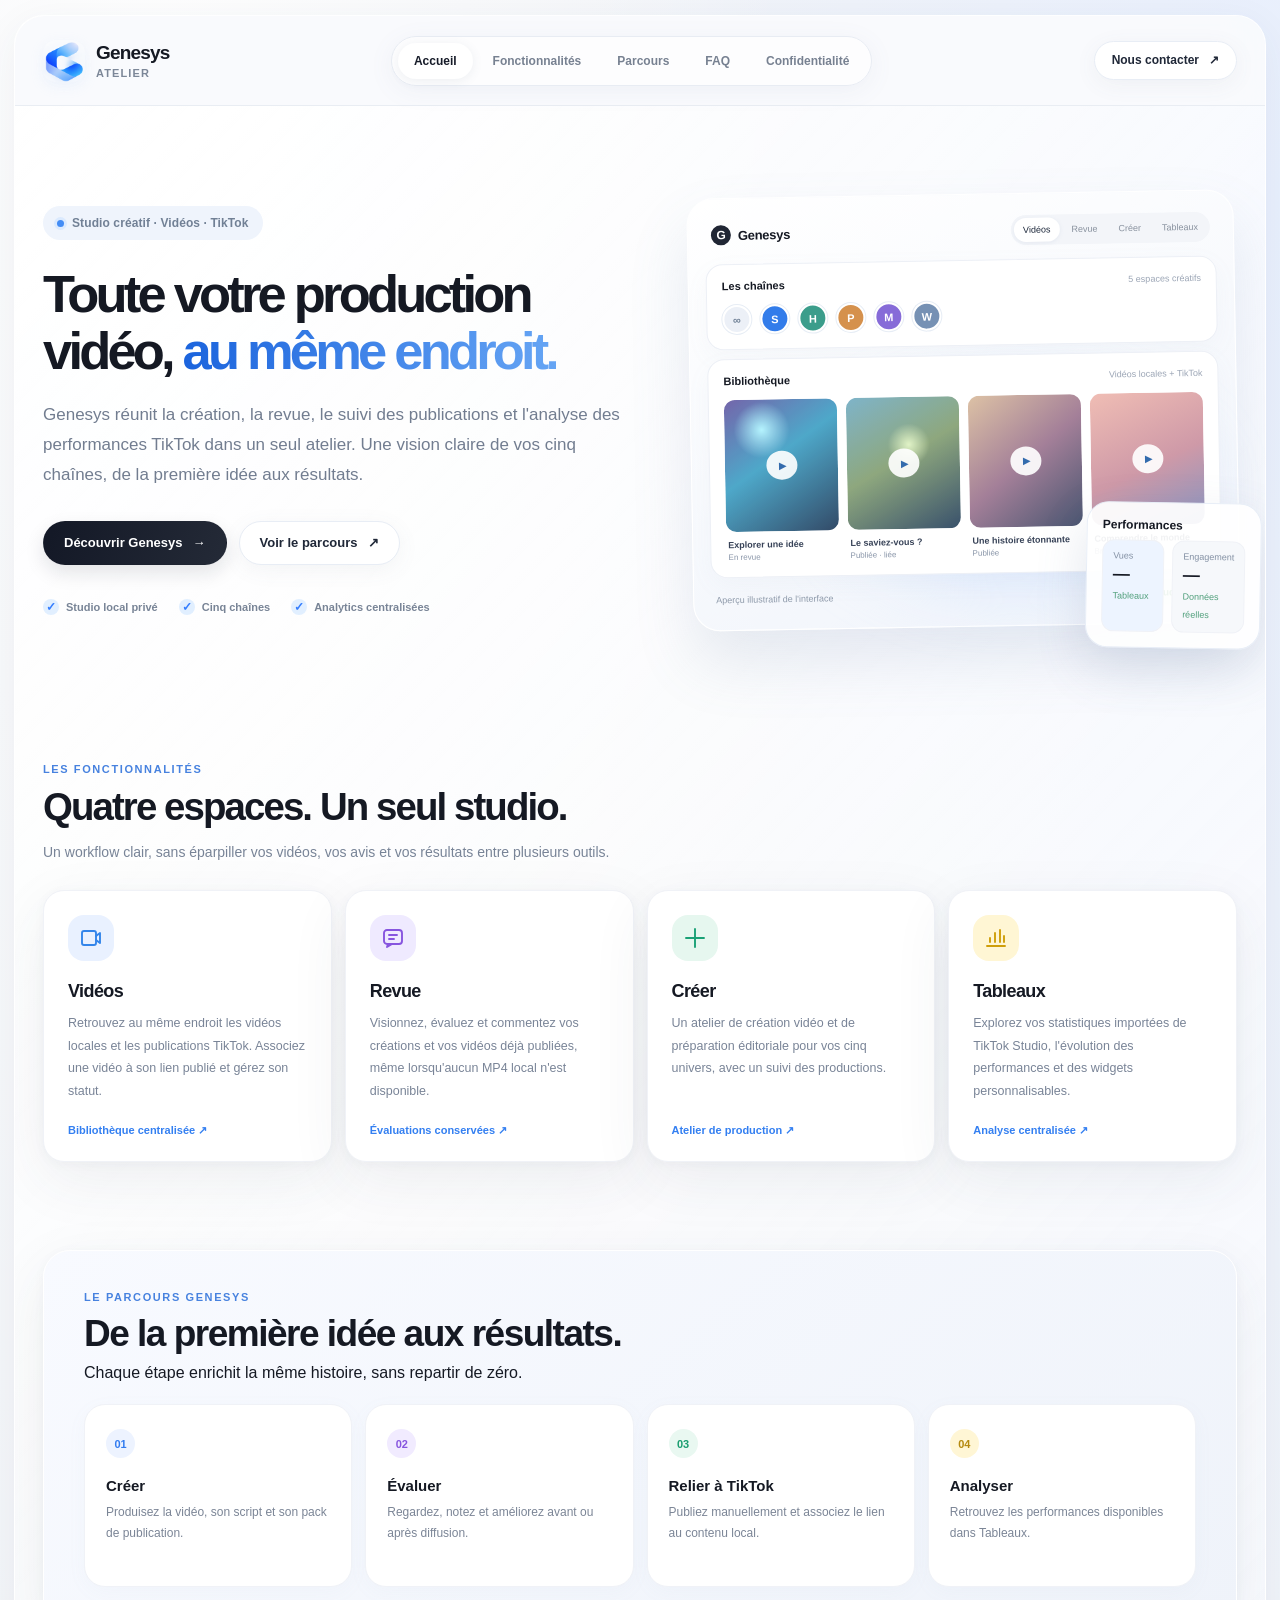
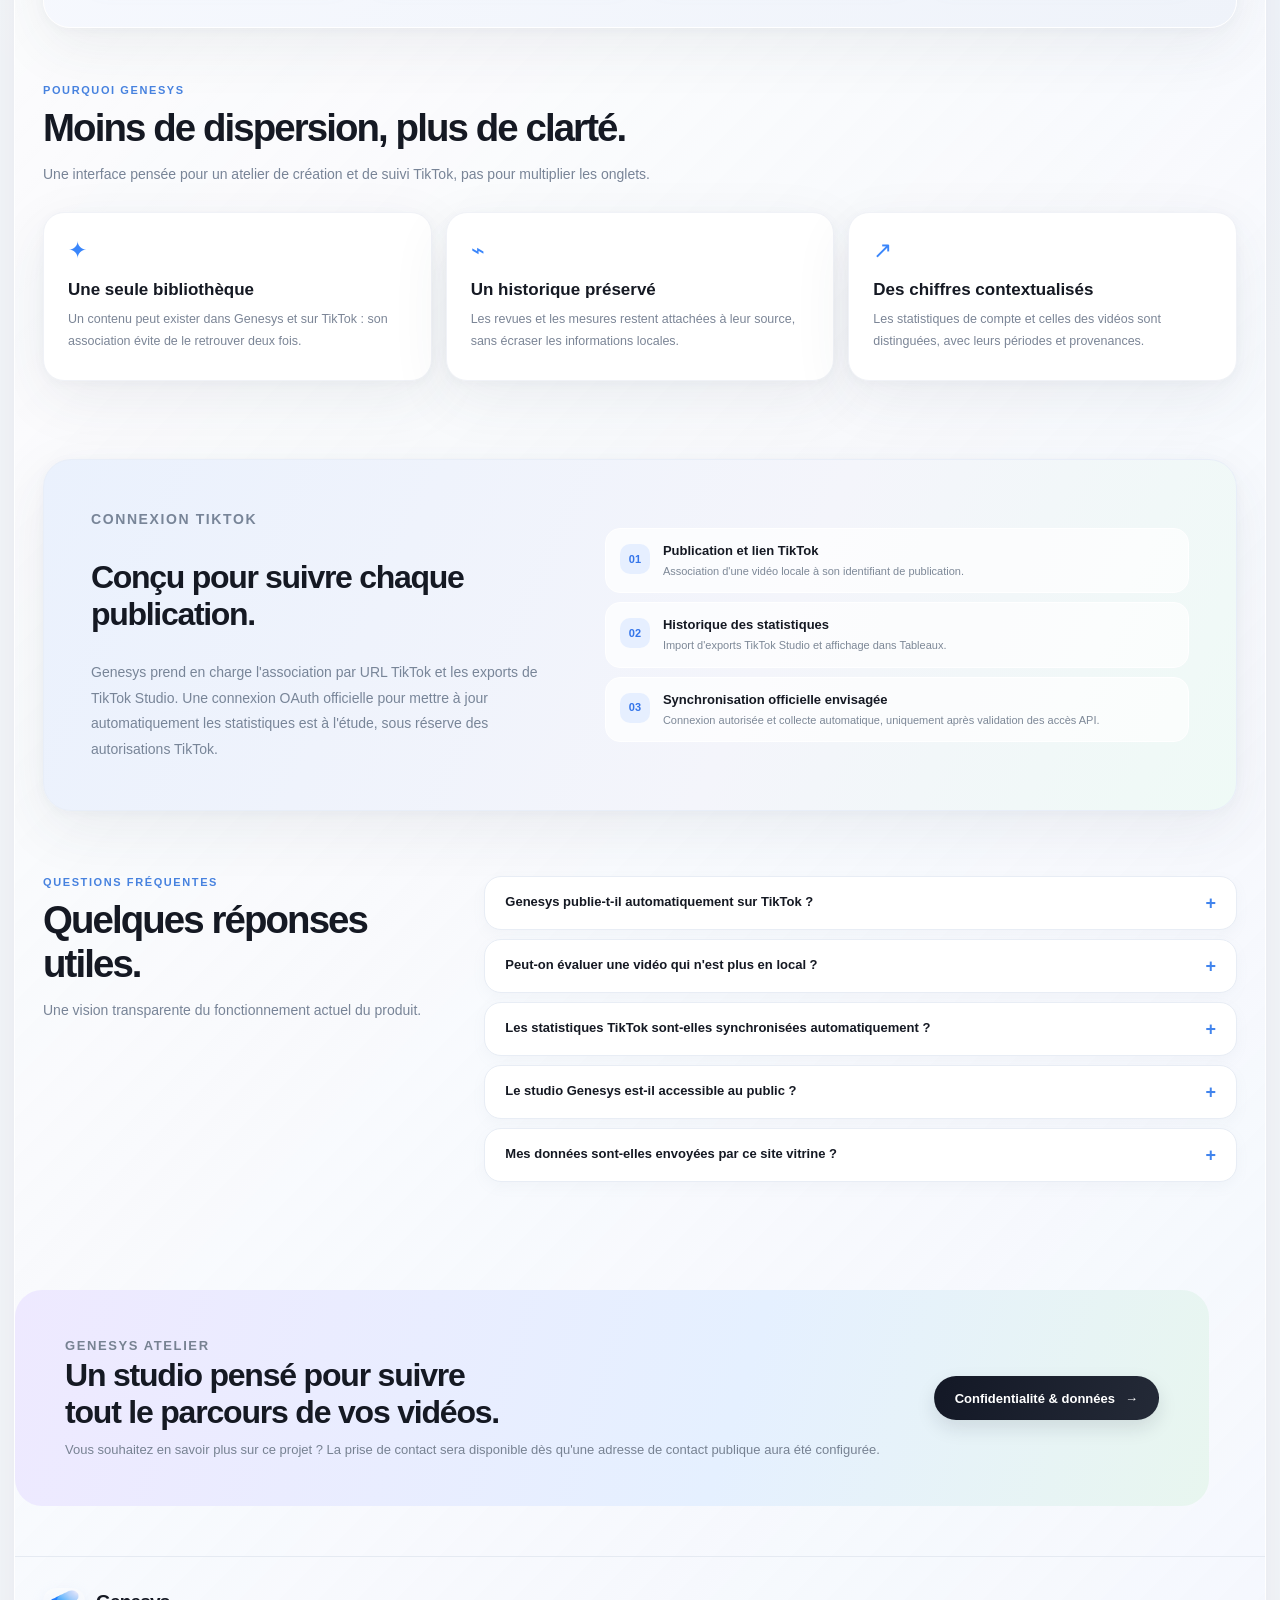
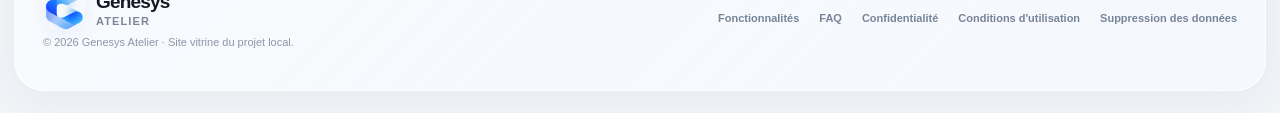
<file: index.html>
<!doctype html>
<html lang="fr">
<head>
  <meta charset="utf-8"><meta name="viewport" content="width=device-width,initial-scale=1">
  <meta name="theme-color" content="#f3f5f9">
  <meta name="description" content="Genesys Atelier est un studio local pour créer, organiser, évaluer et suivre les performances de vidéos TikTok.">
  <title>Genesys Atelier — Créer, évaluer et analyser vos vidéos</title>
  <link rel="icon" type="image/png" href="assets/favicon.png">
  <link rel="stylesheet" href="assets/styles.css">
  <script defer src="assets/site.js"></script>
</head>
<body>
<svg xmlns="http://www.w3.org/2000/svg" width="0" height="0" aria-hidden="true" style="position:absolute;overflow:hidden"><defs>
<symbol id="i-video" viewBox="0 0 24 24"><rect x="3" y="5" width="14" height="14" rx="2"/><path d="m17 10 4-3v10l-4-3"/></symbol>
<symbol id="i-review" viewBox="0 0 24 24"><rect x="3" y="4" width="18" height="14" rx="3"/><path d="m7 18-1 3 5-3M8 9h8m-8 4h5"/></symbol>
<symbol id="i-create" viewBox="0 0 24 24"><path d="M12 3v18M3 12h18"/></symbol>
<symbol id="i-chart" viewBox="0 0 24 24"><path d="M3 20h18M6 16v-4m5 4V7m5 9V4m4 12v-6"/></symbol>
</defs></svg>
<div class="outer">
  <header class="site-header">
    <div class="container header-inner">
      <a href="index.html" class="brand" aria-label="Genesys Atelier, accueil"><img class="brand-mark" src="assets/genesys-mark.png" alt=""><span><span class="brand-name" style="display:block">Genesys</span><span class="brand-sub" style="display:block">ATELIER</span></span></a>
      <nav class="nav-links" id="main-navigation" aria-label="Navigation principale"><a href="index.html" aria-current="page">Accueil</a><a href="#fonctionnalites">Fonctionnalités</a><a href="#parcours">Parcours</a><a href="#faq">FAQ</a><a href="confidentialite.html">Confidentialité</a></nav>
      <a href="#contact" class="btn btn-white btn-small header-cta">Nous contacter <span aria-hidden="true">↗</span></a>
      <button class="mobile-menu-toggle" type="button" aria-label="Ouvrir le menu" aria-controls="main-navigation" aria-expanded="false">☰</button>
    </div>
  </header>
  <main>
    <section class="hero container" aria-labelledby="hero-title">
      <div class="hero-copy">
        <div class="eyebrow"><span class="dot"></span> Studio créatif · Vidéos · TikTok</div>
        <h1 id="hero-title">Toute votre production vidéo, <em>au même endroit.</em></h1>
        <p class="lead">Genesys réunit la création, la revue, le suivi des publications et l'analyse des performances TikTok dans un seul atelier. Une vision claire de vos cinq chaînes, de la première idée aux résultats.</p>
        <div class="hero-actions"><a class="btn btn-dark" href="#fonctionnalites">Découvrir Genesys <span aria-hidden="true">→</span></a><a class="btn btn-white" href="#parcours">Voir le parcours <span aria-hidden="true">↗</span></a></div>
        <div class="hero-proof"><span class="checktiny"><span class="tick">✓</span> Studio local privé</span><span class="checktiny"><span class="tick">✓</span> Cinq chaînes</span><span class="checktiny"><span class="tick">✓</span> Analytics centralisées</span></div>
      </div>
      <div class="hero-demo" aria-label="Aperçu illustratif de l'interface Genesys">
        <div class="demo-shell">
          <div class="demo-top"><span class="mini-brand"><span>G</span> Genesys</span><span class="demo-tabs"><span class="active">Vidéos</span><span>Revue</span><span>Créer</span><span>Tableaux</span></span></div>
          <div class="demo-section"><div class="demo-title">Les chaînes <span class="ghost">5 espaces créatifs</span></div><div class="avatar-strip"><span class="avatar all">∞</span><span class="avatar one">S</span><span class="avatar two">H</span><span class="avatar three">P</span><span class="avatar four">M</span><span class="avatar five">W</span></div></div>
          <div class="demo-section"><div class="demo-title">Bibliothèque <span class="ghost">Vidéos locales + TikTok</span></div><div class="demo-cards"><div class="demo-card"><div class="thumb t1"></div><p>Explorer une idée</p><small>En revue</small></div><div class="demo-card"><div class="thumb t2"></div><p>Le saviez-vous ?</p><small>Publiée · liée</small></div><div class="demo-card"><div class="thumb t3"></div><p>Une histoire étonnante</p><small>Publiée</small></div><div class="demo-card"><div class="thumb t4"></div><p>Comprendre le monde</p><small>Brouillon</small></div></div></div>
          <div class="demo-caption"><span>Aperçu illustratif de l'interface</span><span class="pill">● Studio actif</span></div>
          <div class="demo-float" aria-hidden="true"><strong>Performances</strong><div class="metric"><span>Vues</span><b>—</b><small>Tableaux</small></div><div class="metric"><span>Engagement</span><b>—</b><small>Données réelles</small></div></div>
        </div>
      </div>
    </section>
    <section id="fonctionnalites" class="section container" aria-labelledby="feature-title">
      <div class="section-head"><div><p class="kicker">Les fonctionnalités</p><h2 id="feature-title">Quatre espaces. Un seul studio.</h2><p class="section-sub">Un workflow clair, sans éparpiller vos vidéos, vos avis et vos résultats entre plusieurs outils.</p></div></div>
      <div class="feature-grid">
        <article class="feature-card"><div class="feature-icon blue"><svg aria-hidden="true"><use href="#i-video"/></svg></div><h3>Vidéos</h3><p>Retrouvez au même endroit les vidéos locales et les publications TikTok. Associez une vidéo à son lien publié et gérez son statut.</p><span class="feature-foot">Bibliothèque centralisée ↗</span></article>
        <article class="feature-card"><div class="feature-icon purple"><svg aria-hidden="true"><use href="#i-review"/></svg></div><h3>Revue</h3><p>Visionnez, évaluez et commentez vos créations et vos vidéos déjà publiées, même lorsqu'aucun MP4 local n'est disponible.</p><span class="feature-foot">Évaluations conservées ↗</span></article>
        <article class="feature-card"><div class="feature-icon green"><svg aria-hidden="true"><use href="#i-create"/></svg></div><h3>Créer</h3><p>Un atelier de création vidéo et de préparation éditoriale pour vos cinq univers, avec un suivi des productions.</p><span class="feature-foot">Atelier de production ↗</span></article>
        <article class="feature-card"><div class="feature-icon yellow"><svg aria-hidden="true"><use href="#i-chart"/></svg></div><h3>Tableaux</h3><p>Explorez vos statistiques importées de TikTok Studio, l'évolution des performances et des widgets personnalisables.</p><span class="feature-foot">Analyse centralisée ↗</span></article>
      </div>
    </section>
    <section id="parcours" class="container work" aria-labelledby="workflow-title"><p class="kicker">Le parcours Genesys</p><h2 id="workflow-title" style="font-size:clamp(26px,3vw,37px);letter-spacing:-1.5px;margin:0">De la première idée aux résultats.</h2><p class="section-sub" style="margin-top:9px">Chaque étape enrichit la même histoire, sans repartir de zéro.</p>
      <div class="workflow-grid">
        <article class="workflow-card"><div class="step-num">01</div><h3>Créer</h3><p>Produisez la vidéo, son script et son pack de publication.</p></article>
        <article class="workflow-card"><div class="step-num">02</div><h3>Évaluer</h3><p>Regardez, notez et améliorez avant ou après diffusion.</p></article>
        <article class="workflow-card"><div class="step-num">03</div><h3>Relier à TikTok</h3><p>Publiez manuellement et associez le lien au contenu local.</p></article>
        <article class="workflow-card"><div class="step-num">04</div><h3>Analyser</h3><p>Retrouvez les performances disponibles dans Tableaux.</p></article>
      </div>
    </section>
    <section class="container section" aria-labelledby="why-title"><div class="section-head"><div><p class="kicker">Pourquoi Genesys</p><h2 id="why-title">Moins de dispersion, plus de clarté.</h2><p class="section-sub">Une interface pensée pour un atelier de création et de suivi TikTok, pas pour multiplier les onglets.</p></div></div><div class="why-grid"><article class="reason"><div class="reason-icon">✦</div><h3>Une seule bibliothèque</h3><p>Un contenu peut exister dans Genesys et sur TikTok : son association évite de le retrouver deux fois.</p></article><article class="reason"><div class="reason-icon">⌁</div><h3>Un historique préservé</h3><p>Les revues et les mesures restent attachées à leur source, sans écraser les informations locales.</p></article><article class="reason"><div class="reason-icon">↗</div><h3>Des chiffres contextualisés</h3><p>Les statistiques de compte et celles des vidéos sont distinguées, avec leurs périodes et provenances.</p></article></div></section>
    <section class="container roadmap" aria-labelledby="integration-title"><div><p class="kicker">Connexion TikTok</p><h2 id="integration-title">Conçu pour suivre chaque publication.</h2><p>Genesys prend en charge l'association par URL TikTok et les exports de TikTok Studio. Une connexion OAuth officielle pour mettre à jour automatiquement les statistiques est à l'étude, sous réserve des autorisations TikTok.</p></div><div><div class="roadmap-line"><span class="num">01</span><div><strong>Publication et lien TikTok</strong><span>Association d'une vidéo locale à son identifiant de publication.</span></div></div><div class="roadmap-line"><span class="num">02</span><div><strong>Historique des statistiques</strong><span>Import d'exports TikTok Studio et affichage dans Tableaux.</span></div></div><div class="roadmap-line"><span class="num">03</span><div><strong>Synchronisation officielle envisagée</strong><span>Connexion autorisée et collecte automatique, uniquement après validation des accès API.</span></div></div></div></section>
    <section class="section container faq" id="faq" aria-labelledby="faq-title"><div><p class="kicker">Questions fréquentes</p><h2 id="faq-title">Quelques réponses utiles.</h2><p class="section-sub">Une vision transparente du fonctionnement actuel du produit.</p></div><div class="faq-list"><details><summary>Genesys publie-t-il automatiquement sur TikTok ?</summary><p>Non. Dans sa version actuelle, le processus de publication est manuel : Genesys prépare le contenu, puis vous pouvez associer l'URL TikTok à la vidéo concernée.</p></details><details><summary>Peut-on évaluer une vidéo qui n'est plus en local ?</summary><p>Oui. Une publication TikTok externe peut recevoir une revue et des notes, même sans fichier MP4 local. La lecture intégrée peut dépendre des restrictions et consentements de TikTok.</p></details><details><summary>Les statistiques TikTok sont-elles synchronisées automatiquement ?</summary><p>Pas encore. Les imports TikTok Studio fonctionnent ; une connexion officielle automatique est à l'étude et dépendra de l'approbation des accès API par TikTok.</p></details><details><summary>Le studio Genesys est-il accessible au public ?</summary><p>Non. Ce site présente le projet. Le studio Genesys est actuellement un outil local privé ; aucun compte public ni accès invité n'est proposé.</p></details><details><summary>Mes données sont-elles envoyées par ce site vitrine ?</summary><p>Ce site vitrine ne collecte pas de comptes TikTok et ne dispose pas de formulaire de connexion. Consultez la politique de confidentialité pour le détail du traitement des données liées à la consultation du site.</p></details></div></section>
    <section class="container cta-panel" id="contact"><div><p class="kicker">Genesys Atelier</p><h2>Un studio pensé pour suivre<br>tout le parcours de vos vidéos.</h2><p>Vous souhaitez en savoir plus sur ce projet ? La prise de contact sera disponible dès qu'une adresse de contact publique aura été configurée.</p></div><a class="btn btn-dark" href="confidentialite.html">Confidentialité &amp; données <span aria-hidden="true">→</span></a></section>
  </main>
  <footer class="footer"><div class="container footer-inner"><div><a href="index.html" class="brand"><img class="brand-mark" src="assets/genesys-mark.png" alt=""><span><span class="brand-name" style="display:block">Genesys</span><span class="brand-sub" style="display:block">ATELIER</span></span></a><p>© 2026 Genesys Atelier · Site vitrine du projet local.</p></div><nav class="footer-links" aria-label="Liens légaux et ressources"><a href="#fonctionnalites">Fonctionnalités</a><a href="#faq">FAQ</a><a href="confidentialite.html">Confidentialité</a><a href="conditions.html">Conditions d'utilisation</a><a href="suppression-des-donnees.html">Suppression des données</a></nav></div></footer>
</div>
</body></html>
</file>
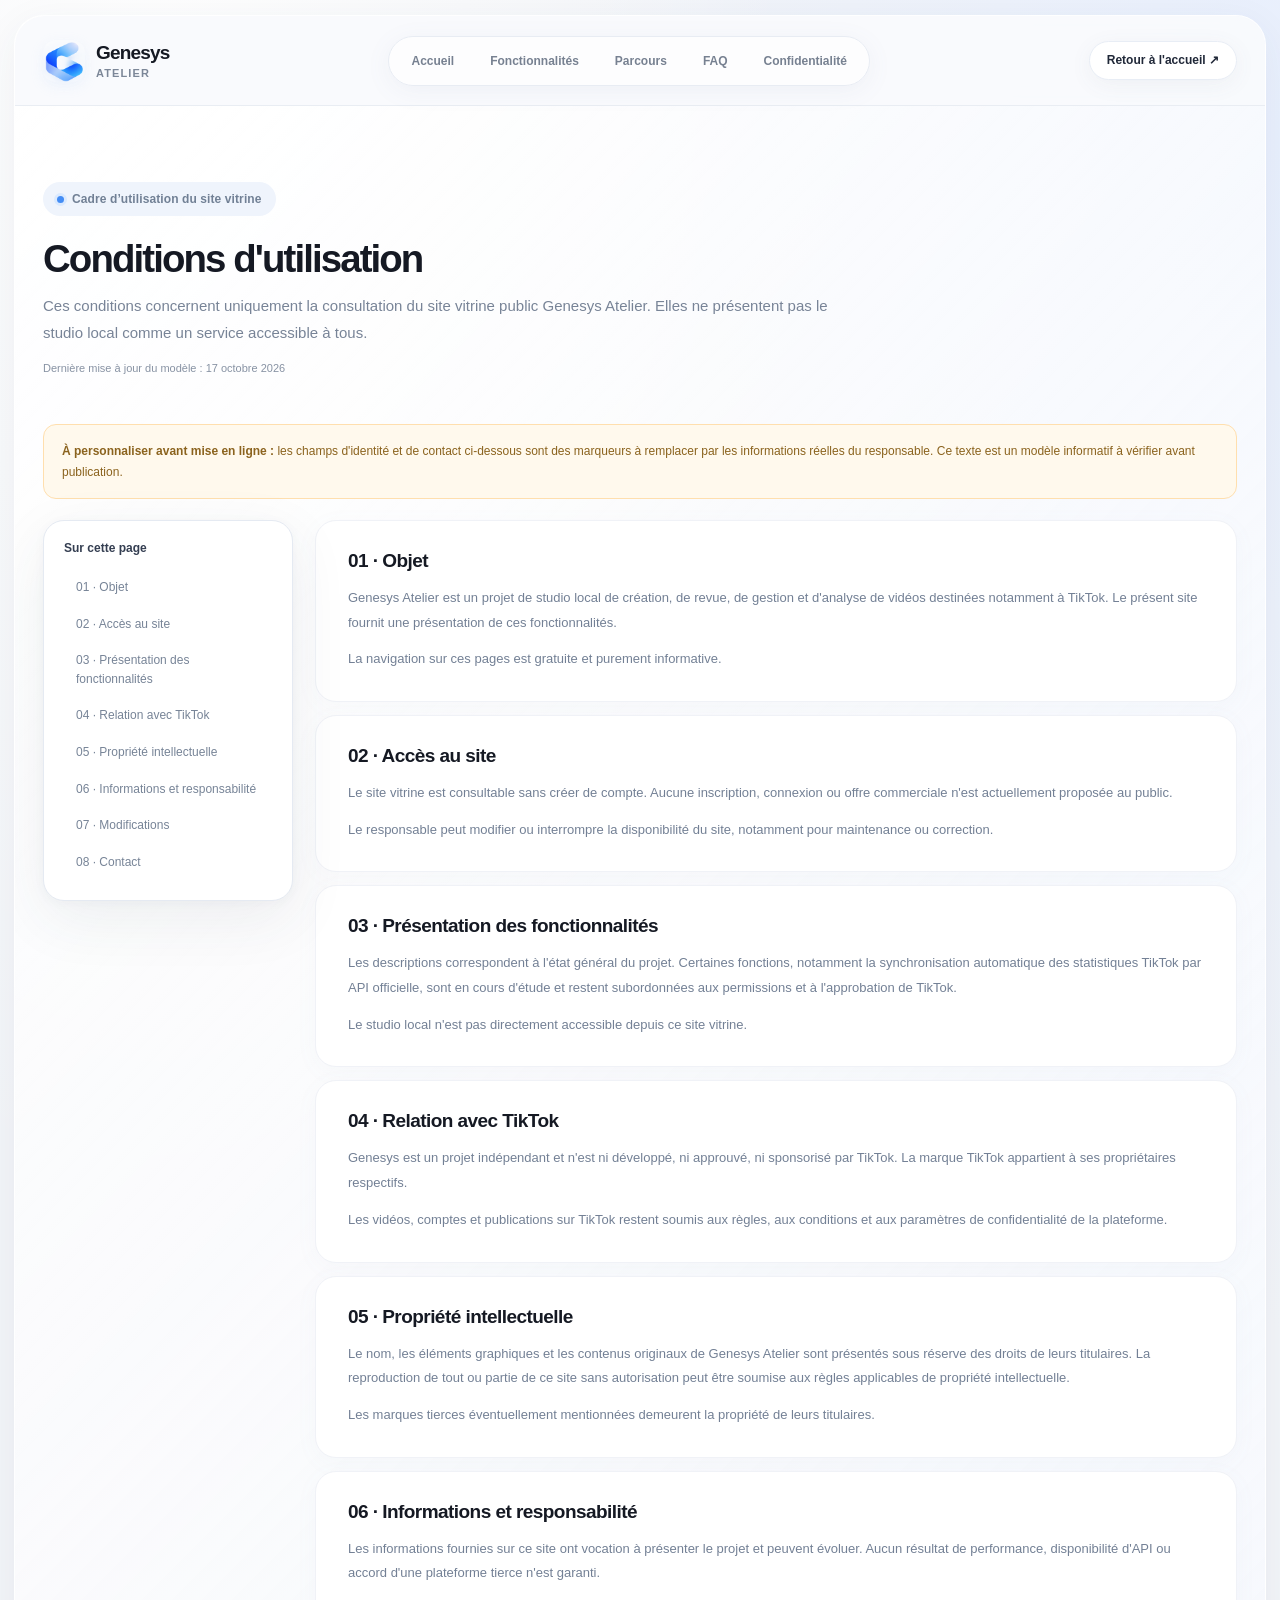
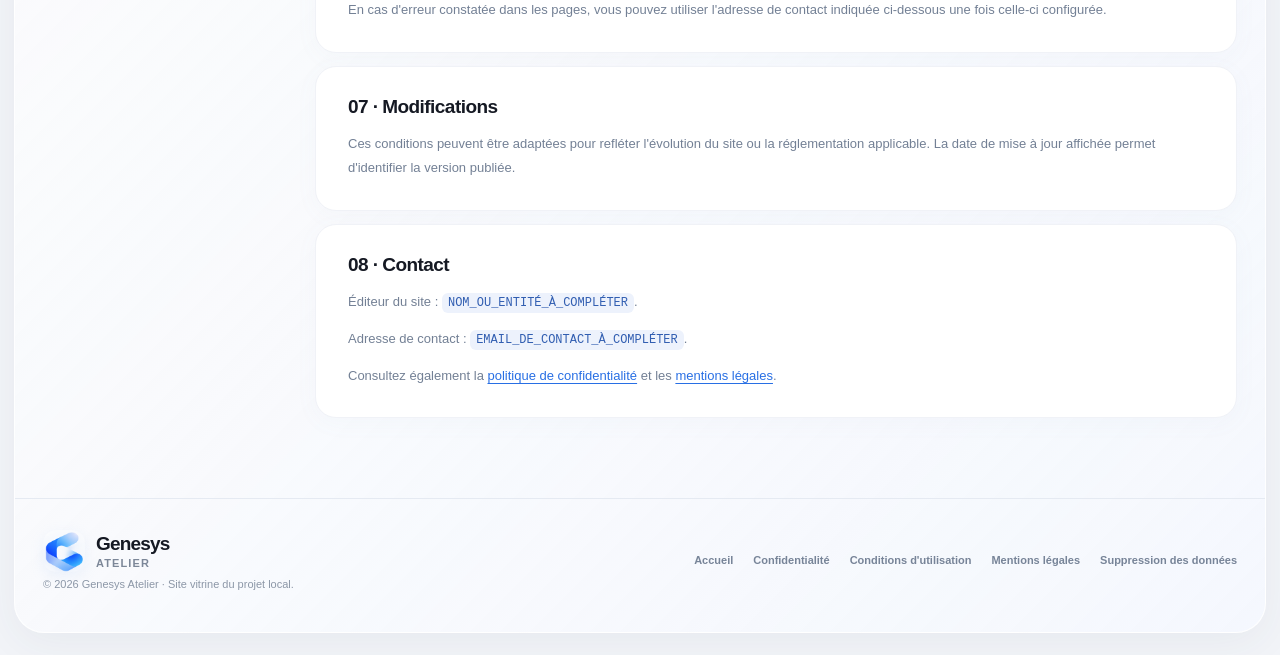
<file: conditions.html>
<!doctype html><html lang="fr"><head><meta charset="utf-8"><meta name="viewport" content="width=device-width,initial-scale=1"><meta name="theme-color" content="#f3f5f9"><meta name="description" content="Ces conditions concernent uniquement la consultation du site vitrine public Genesys Atelier. Elles ne présentent pas le studio local comme un service accessible à tous."><title>Conditions d&#x27;utilisation — Genesys Atelier</title><link rel="icon" href="assets/favicon.png" type="image/png"><link rel="stylesheet" href="assets/styles.css"><script defer src="assets/site.js"></script></head><body><div class="outer"><header class="site-header"><div class="container header-inner"><a href="index.html" class="brand" aria-label="Genesys Atelier, accueil"><img class="brand-mark" src="assets/genesys-mark.png" alt=""><span><span class="brand-name" style="display:block">Genesys</span><span class="brand-sub" style="display:block">ATELIER</span></span></a><nav class="nav-links" id="main-navigation" aria-label="Navigation principale"><a href="index.html">Accueil</a><a href="index.html#fonctionnalites">Fonctionnalités</a><a href="index.html#parcours">Parcours</a><a href="index.html#faq">FAQ</a><a href="confidentialite.html">Confidentialité</a></nav><a href="index.html#contact" class="btn btn-white btn-small header-cta">Retour à l'accueil ↗</a><button class="mobile-menu-toggle" type="button" aria-label="Ouvrir le menu" aria-controls="main-navigation" aria-expanded="false">☰</button></div></header><main class="container"><div class="legal-hero legal-heading"><div class="eyebrow"><span class="dot"></span>Cadre d’utilisation du site vitrine</div><h1>Conditions d&#x27;utilisation</h1><p>Ces conditions concernent uniquement la consultation du site vitrine public Genesys Atelier. Elles ne présentent pas le studio local comme un service accessible à tous.</p><span class="legal-date">Dernière mise à jour du modèle : 17 octobre 2026</span></div><div class="notice"><strong>À personnaliser avant mise en ligne :</strong> les champs d'identité et de contact ci-dessous sont des marqueurs à remplacer par les informations réelles du responsable. Ce texte est un modèle informatif à vérifier avant publication.</div><div class="legal-layout"><aside class="legal-sidebar"><strong>Sur cette page</strong><a href="#objet">01 · Objet</a><a href="#acces">02 · Accès au site</a><a href="#fonctionnalites">03 · Présentation des fonctionnalités</a><a href="#tiktok">04 · Relation avec TikTok</a><a href="#droits">05 · Propriété intellectuelle</a><a href="#responsabilite">06 · Informations et responsabilité</a><a href="#modifications">07 · Modifications</a><a href="#contact">08 · Contact</a></aside><div class="legal-items"><section class="info-card" id="objet"><h2>01 · Objet</h2><p>Genesys Atelier est un projet de studio local de création, de revue, de gestion et d'analyse de vidéos destinées notamment à TikTok. Le présent site fournit une présentation de ces fonctionnalités.</p><p>La navigation sur ces pages est gratuite et purement informative.</p></section>
<section class="info-card" id="acces"><h2>02 · Accès au site</h2><p>Le site vitrine est consultable sans créer de compte. Aucune inscription, connexion ou offre commerciale n'est actuellement proposée au public.</p><p>Le responsable peut modifier ou interrompre la disponibilité du site, notamment pour maintenance ou correction.</p></section>
<section class="info-card" id="fonctionnalites"><h2>03 · Présentation des fonctionnalités</h2><p>Les descriptions correspondent à l'état général du projet. Certaines fonctions, notamment la synchronisation automatique des statistiques TikTok par API officielle, sont en cours d'étude et restent subordonnées aux permissions et à l'approbation de TikTok.</p><p>Le studio local n'est pas directement accessible depuis ce site vitrine.</p></section>
<section class="info-card" id="tiktok"><h2>04 · Relation avec TikTok</h2><p>Genesys est un projet indépendant et n'est ni développé, ni approuvé, ni sponsorisé par TikTok. La marque TikTok appartient à ses propriétaires respectifs.</p><p>Les vidéos, comptes et publications sur TikTok restent soumis aux règles, aux conditions et aux paramètres de confidentialité de la plateforme.</p></section>
<section class="info-card" id="droits"><h2>05 · Propriété intellectuelle</h2><p>Le nom, les éléments graphiques et les contenus originaux de Genesys Atelier sont présentés sous réserve des droits de leurs titulaires. La reproduction de tout ou partie de ce site sans autorisation peut être soumise aux règles applicables de propriété intellectuelle.</p><p>Les marques tierces éventuellement mentionnées demeurent la propriété de leurs titulaires.</p></section>
<section class="info-card" id="responsabilite"><h2>06 · Informations et responsabilité</h2><p>Les informations fournies sur ce site ont vocation à présenter le projet et peuvent évoluer. Aucun résultat de performance, disponibilité d'API ou accord d'une plateforme tierce n'est garanti.</p><p>En cas d'erreur constatée dans les pages, vous pouvez utiliser l'adresse de contact indiquée ci-dessous une fois celle-ci configurée.</p></section>
<section class="info-card" id="modifications"><h2>07 · Modifications</h2><p>Ces conditions peuvent être adaptées pour refléter l'évolution du site ou la réglementation applicable. La date de mise à jour affichée permet d'identifier la version publiée.</p></section>
<section class="info-card" id="contact"><h2>08 · Contact</h2><p>Éditeur du site : <span class="inline-code">NOM_OU_ENTITÉ_À_COMPLÉTER</span>.</p><p>Adresse de contact : <span class="inline-code">EMAIL_DE_CONTACT_À_COMPLÉTER</span>.</p><p>Consultez également la <a href="confidentialite.html">politique de confidentialité</a> et les <a href="mentions-legales.html">mentions légales</a>.</p></section></div></div></main><footer class="footer"><div class="container footer-inner"><div><a href="index.html" class="brand"><img class="brand-mark" src="assets/genesys-mark.png" alt=""><span><span class="brand-name" style="display:block">Genesys</span><span class="brand-sub" style="display:block">ATELIER</span></span></a><p>© 2026 Genesys Atelier · Site vitrine du projet local.</p></div><nav class="footer-links" aria-label="Liens légaux et ressources"><a href="index.html">Accueil</a><a href="confidentialite.html">Confidentialité</a><a href="conditions.html">Conditions d'utilisation</a><a href="mentions-legales.html">Mentions légales</a><a href="suppression-des-donnees.html">Suppression des données</a></nav></div></footer></div></body></html>
</file>
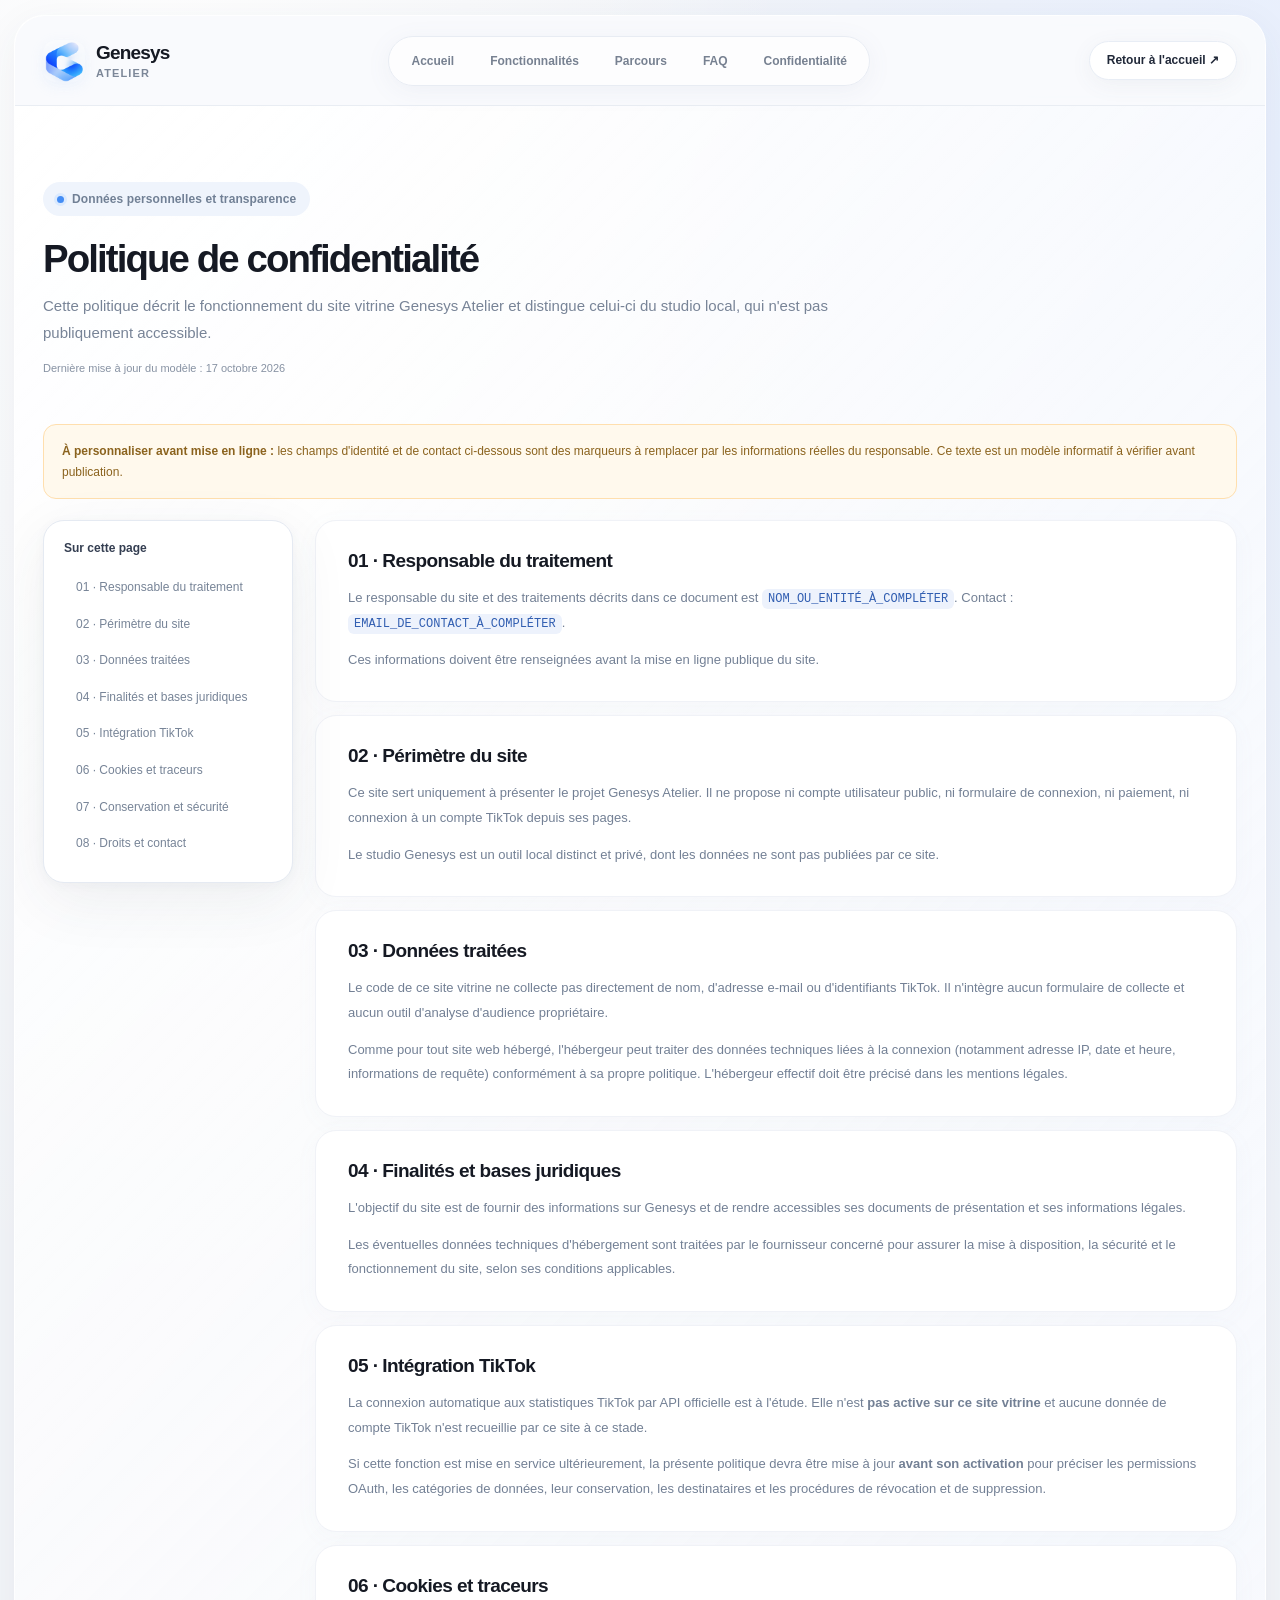
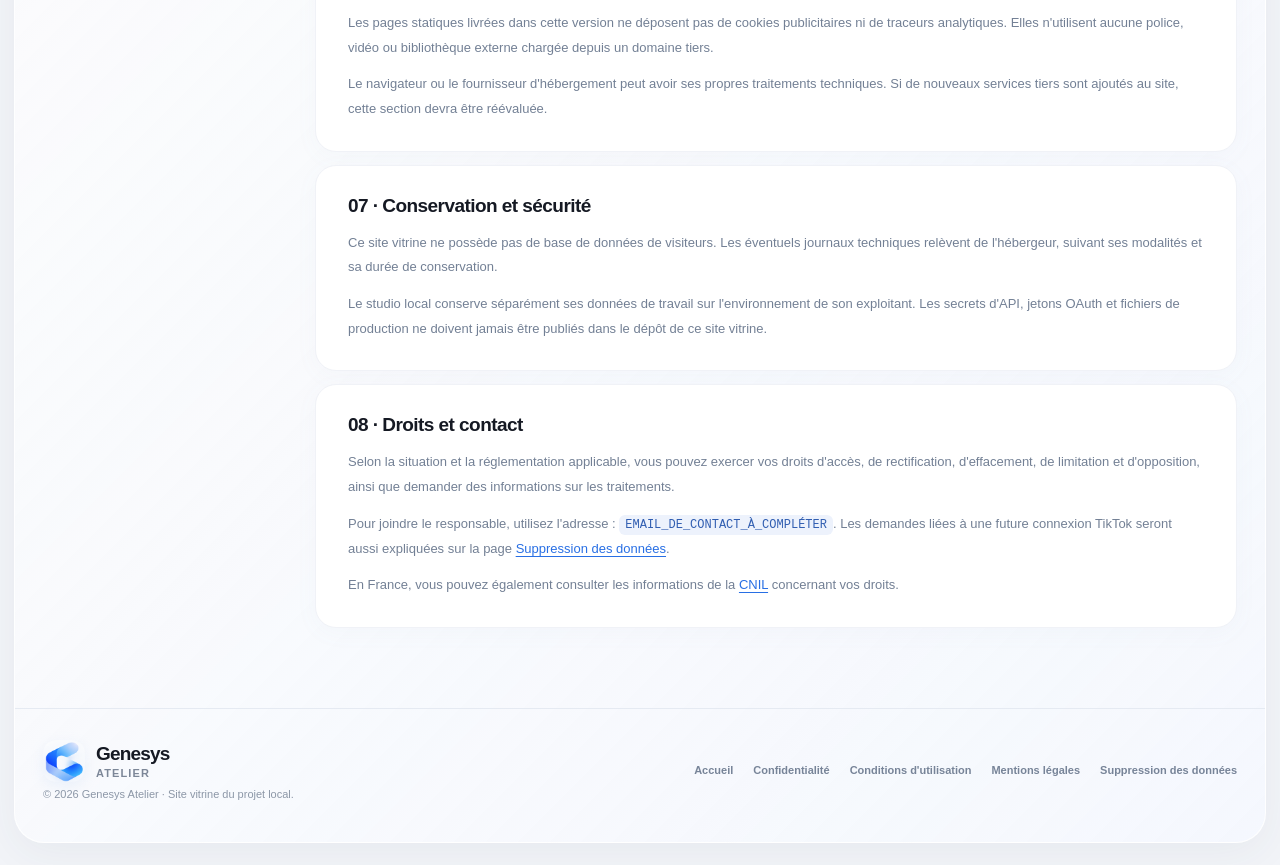
<file: confidentialite.html>
<!doctype html><html lang="fr"><head><meta charset="utf-8"><meta name="viewport" content="width=device-width,initial-scale=1"><meta name="theme-color" content="#f3f5f9"><meta name="description" content="Cette politique décrit le fonctionnement du site vitrine Genesys Atelier et distingue celui-ci du studio local, qui n&#x27;est pas publiquement accessible."><title>Politique de confidentialité — Genesys Atelier</title><link rel="icon" href="assets/favicon.png" type="image/png"><link rel="stylesheet" href="assets/styles.css"><script defer src="assets/site.js"></script></head><body><div class="outer"><header class="site-header"><div class="container header-inner"><a href="index.html" class="brand" aria-label="Genesys Atelier, accueil"><img class="brand-mark" src="assets/genesys-mark.png" alt=""><span><span class="brand-name" style="display:block">Genesys</span><span class="brand-sub" style="display:block">ATELIER</span></span></a><nav class="nav-links" id="main-navigation" aria-label="Navigation principale"><a href="index.html">Accueil</a><a href="index.html#fonctionnalites">Fonctionnalités</a><a href="index.html#parcours">Parcours</a><a href="index.html#faq">FAQ</a><a href="confidentialite.html">Confidentialité</a></nav><a href="index.html#contact" class="btn btn-white btn-small header-cta">Retour à l'accueil ↗</a><button class="mobile-menu-toggle" type="button" aria-label="Ouvrir le menu" aria-controls="main-navigation" aria-expanded="false">☰</button></div></header><main class="container"><div class="legal-hero legal-heading"><div class="eyebrow"><span class="dot"></span>Données personnelles et transparence</div><h1>Politique de confidentialité</h1><p>Cette politique décrit le fonctionnement du site vitrine Genesys Atelier et distingue celui-ci du studio local, qui n&#x27;est pas publiquement accessible.</p><span class="legal-date">Dernière mise à jour du modèle : 17 octobre 2026</span></div><div class="notice"><strong>À personnaliser avant mise en ligne :</strong> les champs d'identité et de contact ci-dessous sont des marqueurs à remplacer par les informations réelles du responsable. Ce texte est un modèle informatif à vérifier avant publication.</div><div class="legal-layout"><aside class="legal-sidebar"><strong>Sur cette page</strong><a href="#responsable">01 · Responsable du traitement</a><a href="#perimetre">02 · Périmètre du site</a><a href="#donnees">03 · Données traitées</a><a href="#finalites">04 · Finalités et bases juridiques</a><a href="#tiktok">05 · Intégration TikTok</a><a href="#cookies">06 · Cookies et traceurs</a><a href="#conservation">07 · Conservation et sécurité</a><a href="#droits">08 · Droits et contact</a></aside><div class="legal-items"><section class="info-card" id="responsable"><h2>01 · Responsable du traitement</h2><p>Le responsable du site et des traitements décrits dans ce document est <span class="inline-code">NOM_OU_ENTITÉ_À_COMPLÉTER</span>. Contact : <span class="inline-code">EMAIL_DE_CONTACT_À_COMPLÉTER</span>.</p><p>Ces informations doivent être renseignées avant la mise en ligne publique du site.</p></section>
<section class="info-card" id="perimetre"><h2>02 · Périmètre du site</h2><p>Ce site sert uniquement à présenter le projet Genesys Atelier. Il ne propose ni compte utilisateur public, ni formulaire de connexion, ni paiement, ni connexion à un compte TikTok depuis ses pages.</p><p>Le studio Genesys est un outil local distinct et privé, dont les données ne sont pas publiées par ce site.</p></section>
<section class="info-card" id="donnees"><h2>03 · Données traitées</h2><p>Le code de ce site vitrine ne collecte pas directement de nom, d'adresse e-mail ou d'identifiants TikTok. Il n'intègre aucun formulaire de collecte et aucun outil d'analyse d'audience propriétaire.</p><p>Comme pour tout site web hébergé, l'hébergeur peut traiter des données techniques liées à la connexion (notamment adresse IP, date et heure, informations de requête) conformément à sa propre politique. L'hébergeur effectif doit être précisé dans les mentions légales.</p></section>
<section class="info-card" id="finalites"><h2>04 · Finalités et bases juridiques</h2><p>L'objectif du site est de fournir des informations sur Genesys et de rendre accessibles ses documents de présentation et ses informations légales.</p><p>Les éventuelles données techniques d'hébergement sont traitées par le fournisseur concerné pour assurer la mise à disposition, la sécurité et le fonctionnement du site, selon ses conditions applicables.</p></section>
<section class="info-card" id="tiktok"><h2>05 · Intégration TikTok</h2><p>La connexion automatique aux statistiques TikTok par API officielle est à l'étude. Elle n'est <strong>pas active sur ce site vitrine</strong> et aucune donnée de compte TikTok n'est recueillie par ce site à ce stade.</p><p>Si cette fonction est mise en service ultérieurement, la présente politique devra être mise à jour <strong>avant son activation</strong> pour préciser les permissions OAuth, les catégories de données, leur conservation, les destinataires et les procédures de révocation et de suppression.</p></section>
<section class="info-card" id="cookies"><h2>06 · Cookies et traceurs</h2><p>Les pages statiques livrées dans cette version ne déposent pas de cookies publicitaires ni de traceurs analytiques. Elles n'utilisent aucune police, vidéo ou bibliothèque externe chargée depuis un domaine tiers.</p><p>Le navigateur ou le fournisseur d'hébergement peut avoir ses propres traitements techniques. Si de nouveaux services tiers sont ajoutés au site, cette section devra être réévaluée.</p></section>
<section class="info-card" id="conservation"><h2>07 · Conservation et sécurité</h2><p>Ce site vitrine ne possède pas de base de données de visiteurs. Les éventuels journaux techniques relèvent de l'hébergeur, suivant ses modalités et sa durée de conservation.</p><p>Le studio local conserve séparément ses données de travail sur l'environnement de son exploitant. Les secrets d'API, jetons OAuth et fichiers de production ne doivent jamais être publiés dans le dépôt de ce site vitrine.</p></section>
<section class="info-card" id="droits"><h2>08 · Droits et contact</h2><p>Selon la situation et la réglementation applicable, vous pouvez exercer vos droits d'accès, de rectification, d'effacement, de limitation et d'opposition, ainsi que demander des informations sur les traitements.</p><p>Pour joindre le responsable, utilisez l'adresse : <span class="inline-code">EMAIL_DE_CONTACT_À_COMPLÉTER</span>. Les demandes liées à une future connexion TikTok seront aussi expliquées sur la page <a href="suppression-des-donnees.html">Suppression des données</a>.</p><p>En France, vous pouvez également consulter les informations de la <a href="https://www.cnil.fr/" rel="noopener noreferrer">CNIL</a> concernant vos droits.</p></section></div></div></main><footer class="footer"><div class="container footer-inner"><div><a href="index.html" class="brand"><img class="brand-mark" src="assets/genesys-mark.png" alt=""><span><span class="brand-name" style="display:block">Genesys</span><span class="brand-sub" style="display:block">ATELIER</span></span></a><p>© 2026 Genesys Atelier · Site vitrine du projet local.</p></div><nav class="footer-links" aria-label="Liens légaux et ressources"><a href="index.html">Accueil</a><a href="confidentialite.html">Confidentialité</a><a href="conditions.html">Conditions d'utilisation</a><a href="mentions-legales.html">Mentions légales</a><a href="suppression-des-donnees.html">Suppression des données</a></nav></div></footer></div></body></html>
</file>
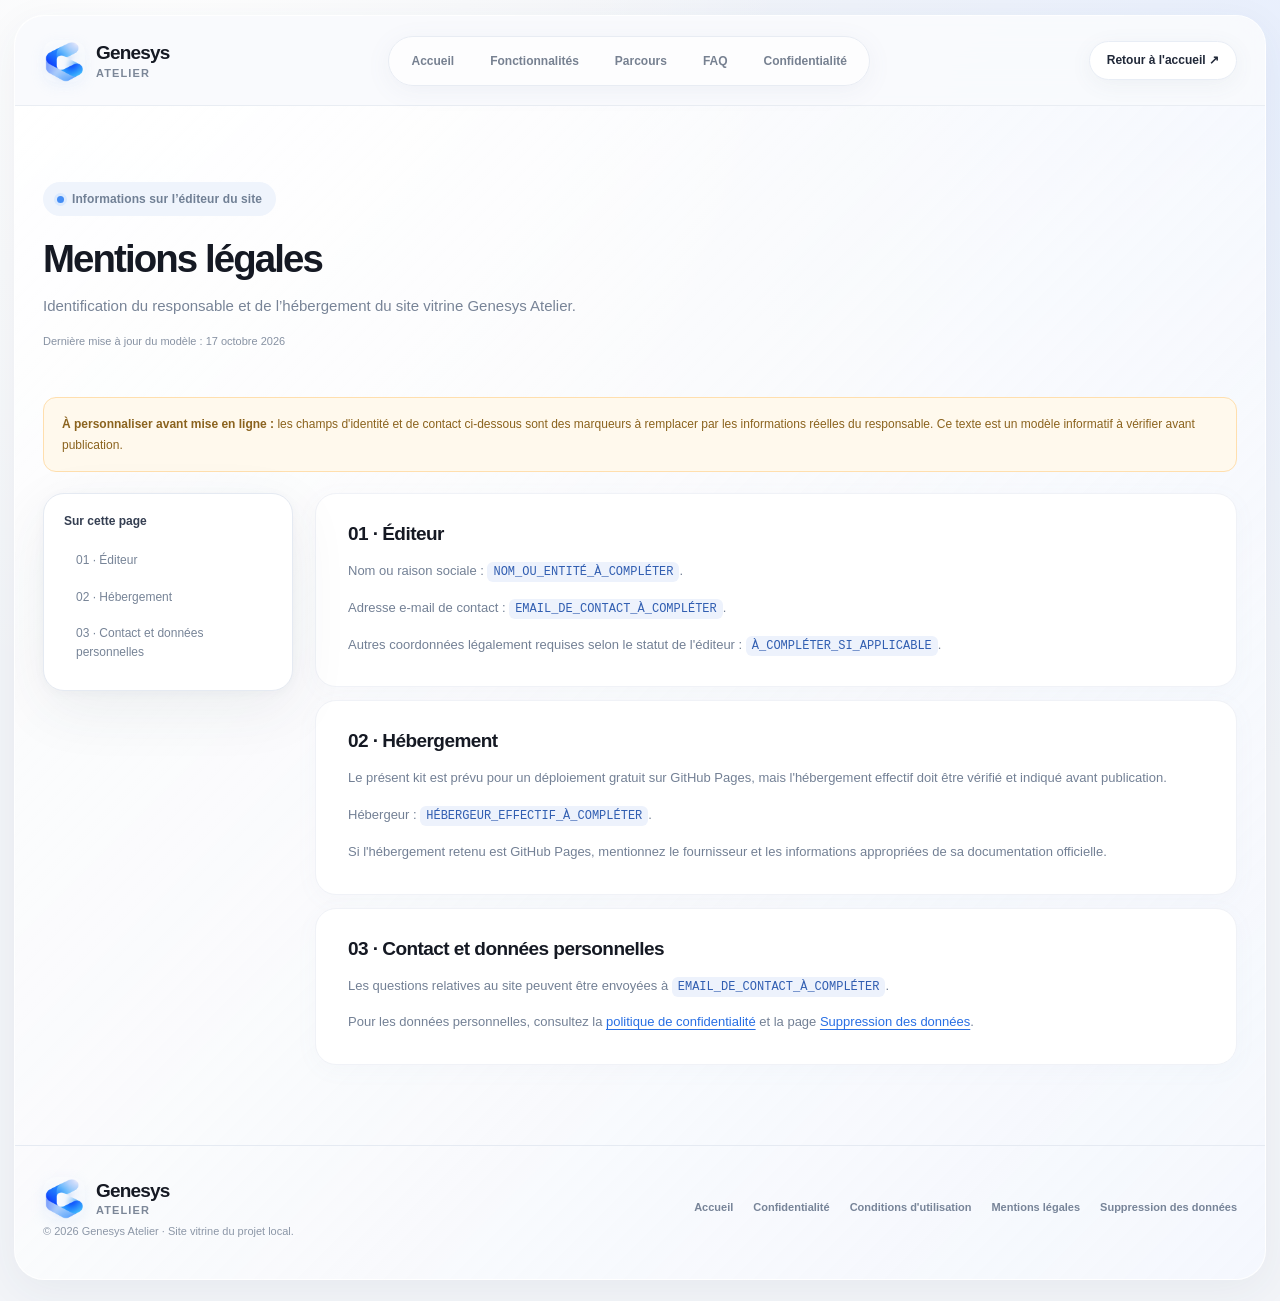
<file: mentions-legales.html>
<!doctype html><html lang="fr"><head><meta charset="utf-8"><meta name="viewport" content="width=device-width,initial-scale=1"><meta name="theme-color" content="#f3f5f9"><meta name="description" content="Identification du responsable et de l’hébergement du site vitrine Genesys Atelier."><title>Mentions légales — Genesys Atelier</title><link rel="icon" href="assets/favicon.png" type="image/png"><link rel="stylesheet" href="assets/styles.css"><script defer src="assets/site.js"></script></head><body><div class="outer"><header class="site-header"><div class="container header-inner"><a href="index.html" class="brand" aria-label="Genesys Atelier, accueil"><img class="brand-mark" src="assets/genesys-mark.png" alt=""><span><span class="brand-name" style="display:block">Genesys</span><span class="brand-sub" style="display:block">ATELIER</span></span></a><nav class="nav-links" id="main-navigation" aria-label="Navigation principale"><a href="index.html">Accueil</a><a href="index.html#fonctionnalites">Fonctionnalités</a><a href="index.html#parcours">Parcours</a><a href="index.html#faq">FAQ</a><a href="confidentialite.html">Confidentialité</a></nav><a href="index.html#contact" class="btn btn-white btn-small header-cta">Retour à l'accueil ↗</a><button class="mobile-menu-toggle" type="button" aria-label="Ouvrir le menu" aria-controls="main-navigation" aria-expanded="false">☰</button></div></header><main class="container"><div class="legal-hero legal-heading"><div class="eyebrow"><span class="dot"></span>Informations sur l’éditeur du site</div><h1>Mentions légales</h1><p>Identification du responsable et de l’hébergement du site vitrine Genesys Atelier.</p><span class="legal-date">Dernière mise à jour du modèle : 17 octobre 2026</span></div><div class="notice"><strong>À personnaliser avant mise en ligne :</strong> les champs d'identité et de contact ci-dessous sont des marqueurs à remplacer par les informations réelles du responsable. Ce texte est un modèle informatif à vérifier avant publication.</div><div class="legal-layout"><aside class="legal-sidebar"><strong>Sur cette page</strong><a href="#editeur">01 · Éditeur</a><a href="#hebergement">02 · Hébergement</a><a href="#contact">03 · Contact et données personnelles</a></aside><div class="legal-items"><section class="info-card" id="editeur"><h2>01 · Éditeur</h2><p>Nom ou raison sociale : <span class="inline-code">NOM_OU_ENTITÉ_À_COMPLÉTER</span>.</p><p>Adresse e-mail de contact : <span class="inline-code">EMAIL_DE_CONTACT_À_COMPLÉTER</span>.</p><p>Autres coordonnées légalement requises selon le statut de l'éditeur : <span class="inline-code">À_COMPLÉTER_SI_APPLICABLE</span>.</p></section>
<section class="info-card" id="hebergement"><h2>02 · Hébergement</h2><p>Le présent kit est prévu pour un déploiement gratuit sur GitHub Pages, mais l'hébergement effectif doit être vérifié et indiqué avant publication.</p><p>Hébergeur : <span class="inline-code">HÉBERGEUR_EFFECTIF_À_COMPLÉTER</span>.</p><p>Si l'hébergement retenu est GitHub Pages, mentionnez le fournisseur et les informations appropriées de sa documentation officielle.</p></section>
<section class="info-card" id="contact"><h2>03 · Contact et données personnelles</h2><p>Les questions relatives au site peuvent être envoyées à <span class="inline-code">EMAIL_DE_CONTACT_À_COMPLÉTER</span>.</p><p>Pour les données personnelles, consultez la <a href="confidentialite.html">politique de confidentialité</a> et la page <a href="suppression-des-donnees.html">Suppression des données</a>.</p></section></div></div></main><footer class="footer"><div class="container footer-inner"><div><a href="index.html" class="brand"><img class="brand-mark" src="assets/genesys-mark.png" alt=""><span><span class="brand-name" style="display:block">Genesys</span><span class="brand-sub" style="display:block">ATELIER</span></span></a><p>© 2026 Genesys Atelier · Site vitrine du projet local.</p></div><nav class="footer-links" aria-label="Liens légaux et ressources"><a href="index.html">Accueil</a><a href="confidentialite.html">Confidentialité</a><a href="conditions.html">Conditions d'utilisation</a><a href="mentions-legales.html">Mentions légales</a><a href="suppression-des-donnees.html">Suppression des données</a></nav></div></footer></div></body></html>
</file>
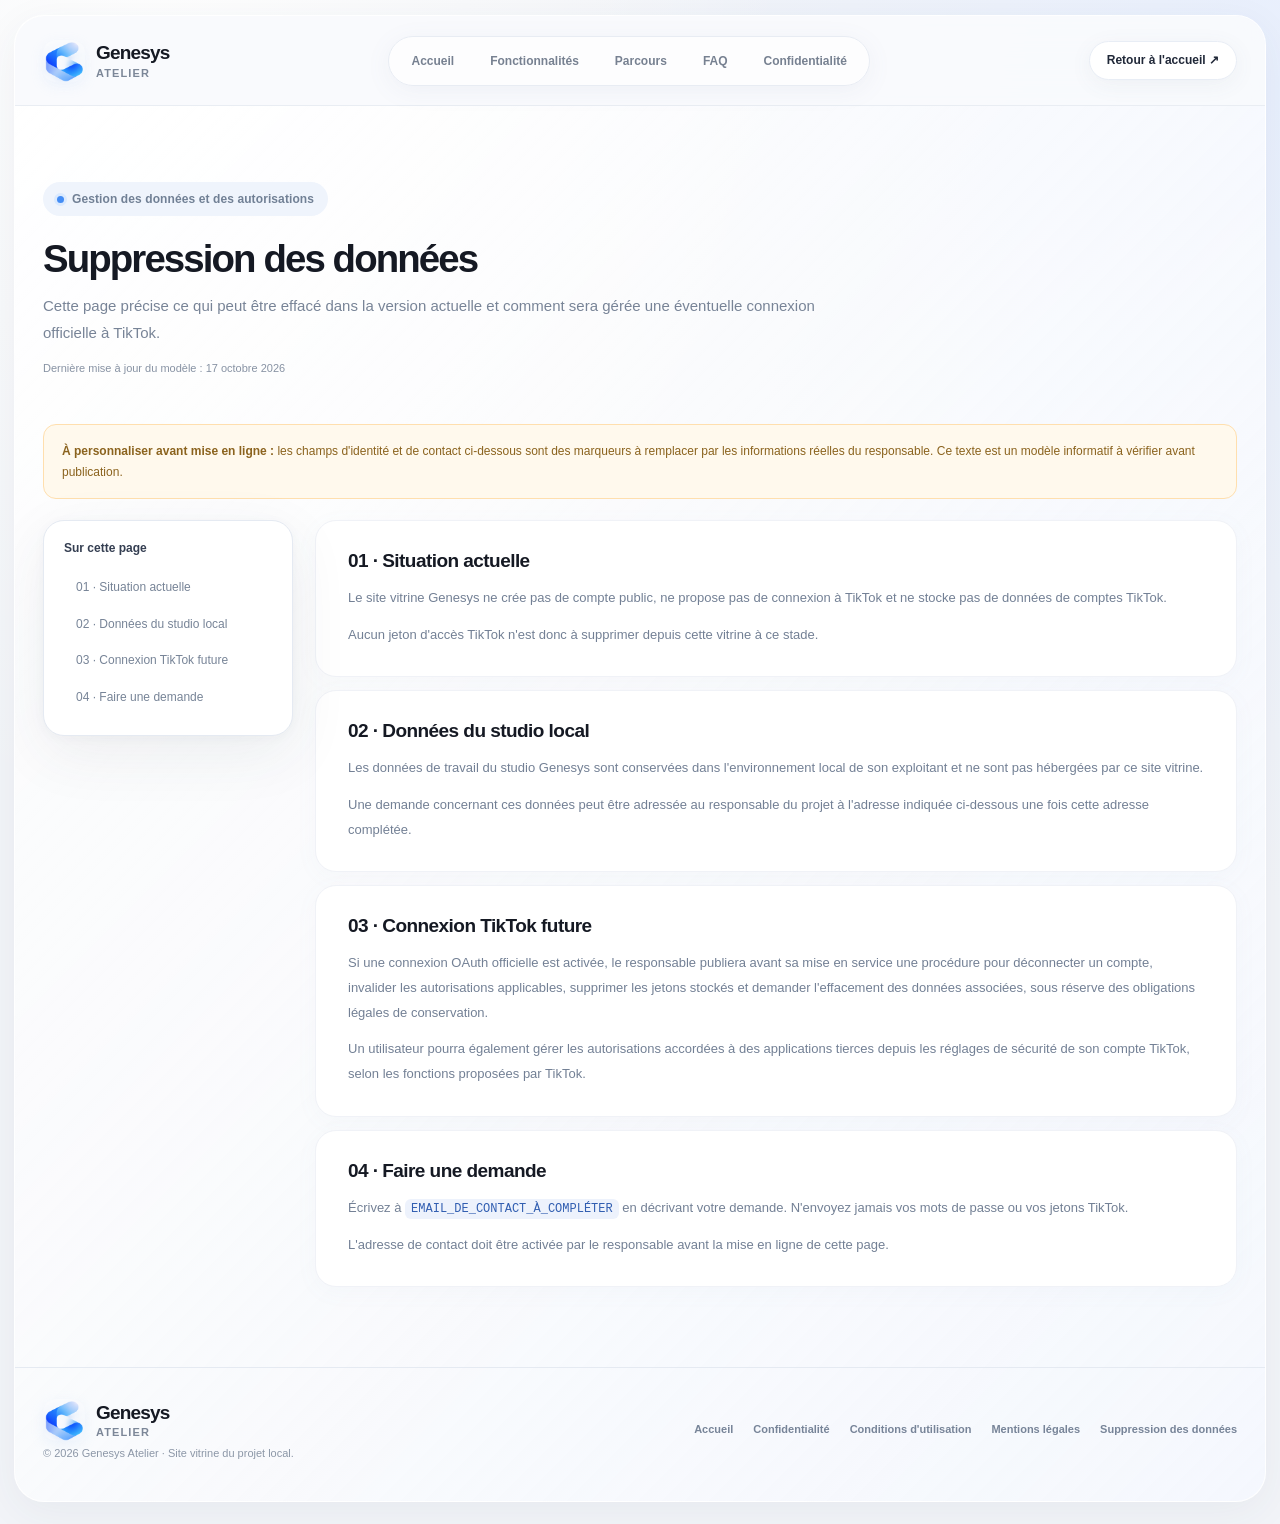
<file: suppression-des-donnees.html>
<!doctype html><html lang="fr"><head><meta charset="utf-8"><meta name="viewport" content="width=device-width,initial-scale=1"><meta name="theme-color" content="#f3f5f9"><meta name="description" content="Cette page précise ce qui peut être effacé dans la version actuelle et comment sera gérée une éventuelle connexion officielle à TikTok."><title>Suppression des données — Genesys Atelier</title><link rel="icon" href="assets/favicon.png" type="image/png"><link rel="stylesheet" href="assets/styles.css"><script defer src="assets/site.js"></script></head><body><div class="outer"><header class="site-header"><div class="container header-inner"><a href="index.html" class="brand" aria-label="Genesys Atelier, accueil"><img class="brand-mark" src="assets/genesys-mark.png" alt=""><span><span class="brand-name" style="display:block">Genesys</span><span class="brand-sub" style="display:block">ATELIER</span></span></a><nav class="nav-links" id="main-navigation" aria-label="Navigation principale"><a href="index.html">Accueil</a><a href="index.html#fonctionnalites">Fonctionnalités</a><a href="index.html#parcours">Parcours</a><a href="index.html#faq">FAQ</a><a href="confidentialite.html">Confidentialité</a></nav><a href="index.html#contact" class="btn btn-white btn-small header-cta">Retour à l'accueil ↗</a><button class="mobile-menu-toggle" type="button" aria-label="Ouvrir le menu" aria-controls="main-navigation" aria-expanded="false">☰</button></div></header><main class="container"><div class="legal-hero legal-heading"><div class="eyebrow"><span class="dot"></span>Gestion des données et des autorisations</div><h1>Suppression des données</h1><p>Cette page précise ce qui peut être effacé dans la version actuelle et comment sera gérée une éventuelle connexion officielle à TikTok.</p><span class="legal-date">Dernière mise à jour du modèle : 17 octobre 2026</span></div><div class="notice"><strong>À personnaliser avant mise en ligne :</strong> les champs d'identité et de contact ci-dessous sont des marqueurs à remplacer par les informations réelles du responsable. Ce texte est un modèle informatif à vérifier avant publication.</div><div class="legal-layout"><aside class="legal-sidebar"><strong>Sur cette page</strong><a href="#etat">01 · Situation actuelle</a><a href="#local">02 · Données du studio local</a><a href="#oauth">03 · Connexion TikTok future</a><a href="#contact">04 · Faire une demande</a></aside><div class="legal-items"><section class="info-card" id="etat"><h2>01 · Situation actuelle</h2><p>Le site vitrine Genesys ne crée pas de compte public, ne propose pas de connexion à TikTok et ne stocke pas de données de comptes TikTok.</p><p>Aucun jeton d'accès TikTok n'est donc à supprimer depuis cette vitrine à ce stade.</p></section>
<section class="info-card" id="local"><h2>02 · Données du studio local</h2><p>Les données de travail du studio Genesys sont conservées dans l'environnement local de son exploitant et ne sont pas hébergées par ce site vitrine.</p><p>Une demande concernant ces données peut être adressée au responsable du projet à l'adresse indiquée ci-dessous une fois cette adresse complétée.</p></section>
<section class="info-card" id="oauth"><h2>03 · Connexion TikTok future</h2><p>Si une connexion OAuth officielle est activée, le responsable publiera avant sa mise en service une procédure pour déconnecter un compte, invalider les autorisations applicables, supprimer les jetons stockés et demander l'effacement des données associées, sous réserve des obligations légales de conservation.</p><p>Un utilisateur pourra également gérer les autorisations accordées à des applications tierces depuis les réglages de sécurité de son compte TikTok, selon les fonctions proposées par TikTok.</p></section>
<section class="info-card" id="contact"><h2>04 · Faire une demande</h2><p>Écrivez à <span class="inline-code">EMAIL_DE_CONTACT_À_COMPLÉTER</span> en décrivant votre demande. N'envoyez jamais vos mots de passe ou vos jetons TikTok.</p><p>L'adresse de contact doit être activée par le responsable avant la mise en ligne de cette page.</p></section></div></div></main><footer class="footer"><div class="container footer-inner"><div><a href="index.html" class="brand"><img class="brand-mark" src="assets/genesys-mark.png" alt=""><span><span class="brand-name" style="display:block">Genesys</span><span class="brand-sub" style="display:block">ATELIER</span></span></a><p>© 2026 Genesys Atelier · Site vitrine du projet local.</p></div><nav class="footer-links" aria-label="Liens légaux et ressources"><a href="index.html">Accueil</a><a href="confidentialite.html">Confidentialité</a><a href="conditions.html">Conditions d'utilisation</a><a href="mentions-legales.html">Mentions légales</a><a href="suppression-des-donnees.html">Suppression des données</a></nav></div></footer></div></body></html>
</file>
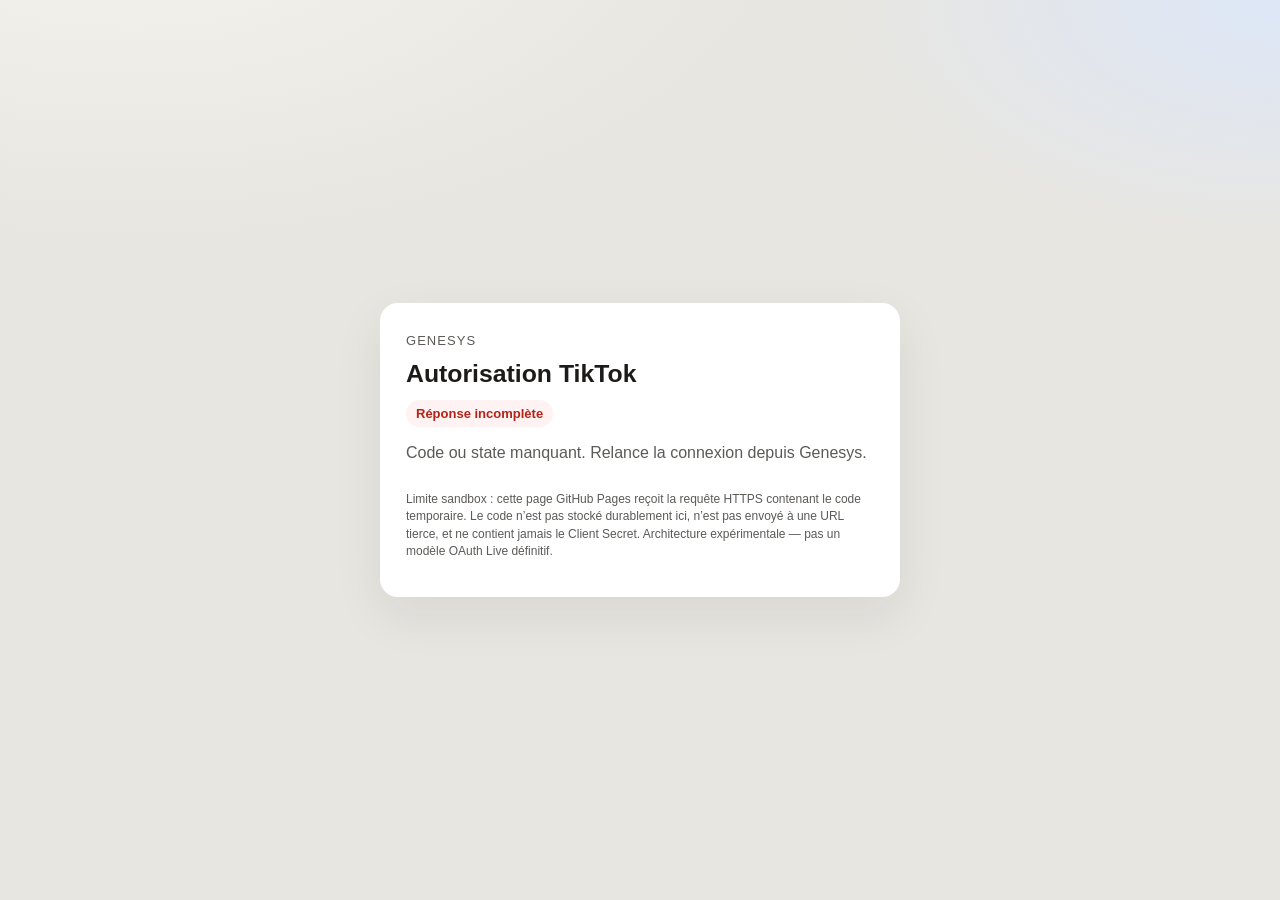
<file: tiktok-callback.html>
<!DOCTYPE html>
<html lang="fr">
<head>
  <meta charset="utf-8" />
  <meta name="viewport" content="width=device-width, initial-scale=1" />
  <meta name="referrer" content="no-referrer" />
  <meta name="robots" content="noindex,nofollow" />
  <title>Genesys — Autorisation TikTok</title>
  <style>
    :root {
      --pearl: #e8e6e1;
      --ink: #1c1b1a;
      --muted: #5c5a57;
      --card: #ffffff;
      --accent: #2f6fed;
      --bad: #b42318;
      --ok: #067647;
      --radius: 18px;
      --font: "Segoe UI", "Helvetica Neue", Arial, sans-serif;
    }
    * { box-sizing: border-box; }
    body {
      margin: 0;
      min-height: 100vh;
      font-family: var(--font);
      color: var(--ink);
      background:
        radial-gradient(1200px 600px at 10% -10%, #f5f3ee 0%, transparent 55%),
        radial-gradient(900px 500px at 100% 0%, #dde7f7 0%, transparent 50%),
        var(--pearl);
      display: grid;
      place-items: center;
      padding: 24px;
    }
    .card {
      width: min(520px, 100%);
      background: var(--card);
      border-radius: var(--radius);
      padding: 28px 26px 24px;
      box-shadow: 0 18px 50px rgba(28, 27, 26, 0.08);
    }
    .brand {
      font-size: 13px;
      letter-spacing: 0.08em;
      text-transform: uppercase;
      color: var(--muted);
      margin: 0 0 8px;
    }
    h1 {
      margin: 0 0 10px;
      font-size: 1.55rem;
      line-height: 1.25;
      font-weight: 650;
    }
    p { margin: 0 0 12px; color: var(--muted); line-height: 1.5; }
    .status {
      display: inline-flex;
      align-items: center;
      gap: 8px;
      padding: 6px 10px;
      border-radius: 999px;
      font-size: 13px;
      font-weight: 600;
      margin-bottom: 14px;
    }
    .status.loading { background: #eef2ff; color: #3538cd; }
    .status.ok { background: #e8f8ef; color: var(--ok); }
    .status.bad { background: #fef3f2; color: var(--bad); }
    .payload {
      width: 100%;
      min-height: 110px;
      resize: vertical;
      border: 1px solid #d8d5cf;
      border-radius: 12px;
      padding: 12px;
      font: 12px/1.4 ui-monospace, SFMono-Regular, Menlo, Consolas, monospace;
      background: #faf9f7;
      color: var(--ink);
    }
    .actions { display: flex; flex-wrap: wrap; gap: 10px; margin-top: 14px; }
    button {
      appearance: none;
      border: 0;
      border-radius: 999px;
      padding: 11px 16px;
      font: inherit;
      font-weight: 600;
      cursor: pointer;
      background: var(--accent);
      color: #fff;
    }
    button.ghost {
      background: transparent;
      color: var(--ink);
      border: 1px solid #d0ccc4;
    }
    button:disabled { opacity: 0.45; cursor: not-allowed; }
    .hint {
      margin-top: 16px;
      padding-top: 14px;
      border-top: 1px solid #eceae5;
      font-size: 13px;
      color: var(--muted);
    }
    .warn {
      margin-top: 12px;
      font-size: 12px;
      color: var(--muted);
      line-height: 1.45;
    }
    code { font-family: ui-monospace, SFMono-Regular, Menlo, Consolas, monospace; font-size: 0.92em; }
  </style>
</head>
<body>
  <main class="card" id="app">
    <p class="brand">Genesys</p>
    <h1>Autorisation TikTok</h1>
    <div id="badge" class="status loading" role="status">Lecture de la réponse…</div>
    <p id="message">Vérification des paramètres renvoyés par TikTok.</p>
    <label for="payload" id="payload-label" hidden>Données temporaires à coller dans Genesys</label>
    <textarea id="payload" class="payload" hidden readonly spellcheck="false"></textarea>
    <div class="actions">
      <button type="button" id="copy" hidden disabled>Copier les données de connexion</button>
      <button type="button" class="ghost" id="clear" hidden>Effacer de cet écran</button>
    </div>
    <div class="hint" id="hint" hidden>
      <strong>Retour à Genesys</strong>
      <ol>
        <li>Ouvre Genesys sandbox (<code>http://127.0.0.1:4174</code>).</li>
        <li>Va dans <strong>Tableaux → Plateformes → Comptes TikTok</strong>.</li>
        <li>Colle ces données dans le formulaire « Finaliser la connexion ».</li>
      </ol>
    </div>
    <p class="warn">
      Limite sandbox : cette page GitHub Pages reçoit la requête HTTPS contenant le code temporaire.
      Le code n’est pas stocké durablement ici, n’est pas envoyé à une URL tierce, et ne contient jamais le Client Secret.
      Architecture expérimentale — pas un modèle OAuth Live définitif.
    </p>
  </main>
  <script>
    (function () {
      "use strict";
      var badge = document.getElementById("badge");
      var message = document.getElementById("message");
      var payloadEl = document.getElementById("payload");
      var payloadLabel = document.getElementById("payload-label");
      var copyBtn = document.getElementById("copy");
      var clearBtn = document.getElementById("clear");
      var hint = document.getElementById("hint");

      function setStatus(kind, text) {
        badge.className = "status " + kind;
        badge.textContent = text;
      }

      function scrubUrl() {
        try {
          if (window.history && window.history.replaceState) {
            window.history.replaceState({}, document.title, window.location.pathname);
          }
        } catch (e) { /* ignore */ }
      }

      var params = new URLSearchParams(window.location.search);
      var error = params.get("error");
      var errorDescription = params.get("error_description");
      var code = params.get("code");
      var state = params.get("state");
      var scopes = params.get("scopes");

      // Efface immédiatement les paramètres sensibles de la barre d’adresse.
      scrubUrl();

      if (error) {
        setStatus("bad", "Autorisation refusée");
        message.textContent = errorDescription || error;
        return;
      }

      if (!code || !state) {
        setStatus("bad", "Réponse incomplète");
        message.textContent = "Code ou state manquant. Relance la connexion depuis Genesys.";
        return;
      }

      var payload = {
        code: code,
        state: state,
        scopes: scopes || null,
        receivedAt: new Date().toISOString(),
        redirect: "genesys-tiktok-callback"
      };
      var text = JSON.stringify(payload, null, 2);

      setStatus("ok", "Autorisation reçue");
      message.textContent = "Copie les données ci-dessous, puis colle-les dans Genesys. Ne partage pas ce contenu.";
      payloadEl.value = text;
      payloadEl.hidden = false;
      payloadLabel.hidden = false;
      copyBtn.hidden = false;
      copyBtn.disabled = false;
      clearBtn.hidden = false;
      hint.hidden = false;

      copyBtn.addEventListener("click", function () {
        var done = function () {
          copyBtn.textContent = "Copié";
          setTimeout(function () { copyBtn.textContent = "Copier les données de connexion"; }, 1600);
        };
        if (navigator.clipboard && navigator.clipboard.writeText) {
          navigator.clipboard.writeText(text).then(done).catch(function () {
            payloadEl.focus();
            payloadEl.select();
            try { document.execCommand("copy"); done(); } catch (e) { /* ignore */ }
          });
        } else {
          payloadEl.focus();
          payloadEl.select();
          try { document.execCommand("copy"); done(); } catch (e) { /* ignore */ }
        }
      });

      clearBtn.addEventListener("click", function () {
        payloadEl.value = "";
        code = null;
        state = null;
        text = "";
        payload = null;
        copyBtn.disabled = true;
        setStatus("ok", "Écran effacé");
        message.textContent = "Les données ne sont plus affichées. Si besoin, relance la connexion depuis Genesys.";
      });
    })();
  </script>
</body>
</html>
</file>
<file: assets/styles.css>
:root{color-scheme:light;--ink:#151923;--muted:#747e8f;--line:#e5eaf2;--blue:#337cff;--softblue:#e9f1ff;--lemon:#f9efb9;--mint:#e6f7ef;--violet:#efeaff;--shadow:0 18px 60px rgba(51,65,85,.075),0 2px 12px rgba(51,65,85,.035);--radius:28px;--max:1280px}
*{box-sizing:border-box}
html{scroll-behavior:smooth;scroll-padding-top:90px}
body{margin:0;min-height:100vh;background:radial-gradient(ellipse at 12% -6%,#fefefe 0,transparent 40%),radial-gradient(ellipse at 100% 6%,#e8effd 0,transparent 40%),#f2f4f8;color:var(--ink);font-family:"Plus Jakarta Sans",Inter,-apple-system,BlinkMacSystemFont,"Segoe UI",sans-serif;-webkit-font-smoothing:antialiased}
a{color:inherit;text-decoration:none}button{font:inherit}a:focus-visible,button:focus-visible,summary:focus-visible{outline:3px solid var(--blue);outline-offset:4px}
img{max-width:100%;display:block}.container{width:min(calc(100% - 56px),var(--max));margin-inline:auto}
.outer{width:min(calc(100% - 28px),1450px);margin:15px auto 22px;min-height:calc(100vh - 32px);background:linear-gradient(135deg,rgba(255,255,255,.88),rgba(255,255,255,.64) 42%,rgba(245,248,254,.9));border:1px solid rgba(255,255,255,.86);border-radius:30px;box-shadow:0 10px 42px rgba(50,63,87,.06);overflow:hidden}
.site-header{position:sticky;top:0;z-index:50;background:rgba(249,250,253,.87);backdrop-filter:blur(18px);border-bottom:1px solid rgba(223,228,237,.58)}
.header-inner{display:flex;align-items:center;justify-content:space-between;min-height:89px;gap:22px}.brand{display:flex;align-items:center;gap:11px;flex-shrink:0}.brand-mark{height:42px;width:42px;object-fit:cover;border-radius:13px;background:white;box-shadow:0 4px 13px #abc5f329}.brand-name{font-weight:820;font-size:19px;letter-spacing:-.8px;line-height:1.12}.brand-sub{font-size:11px;color:#7c8798;letter-spacing:1.1px;font-weight:700;margin-top:3px}
.nav-links{display:flex;align-items:center;gap:4px;background:#ffffff9c;border:1px solid #e8ecf3;border-radius:99px;padding:6px;box-shadow:0 5px 24px #7183a314}.nav-links a{padding:11px 16px;border-radius:99px;font-size:12px;font-weight:650;color:#778191;transition:.2s}.nav-links a:hover,.nav-links a[aria-current="page"]{color:#161b28;background:white;box-shadow:0 2px 11px #53637a17}.header-cta{white-space:nowrap}
.btn{display:inline-flex;justify-content:center;align-items:center;gap:10px;min-height:44px;padding:12px 20px;border-radius:999px;font-size:13px;line-height:1.2;font-weight:750;border:1px solid transparent;transition:transform .15s,box-shadow .15s,background .15s;cursor:pointer}.btn:hover{transform:translateY(-2px)}.btn-dark{color:white;background:linear-gradient(110deg,#131826,#242a37);box-shadow:0 8px 19px #1217281d}.btn-white{background:white;border-color:#e8edf5;color:#202838;box-shadow:0 5px 22px #56627a11}.btn-small{padding:10px 17px;min-height:39px;font-size:12px}
.mobile-menu-toggle{display:none;align-items:center;justify-content:center;width:42px;height:42px;border:1px solid var(--line);border-radius:12px;background:white;color:var(--ink);cursor:pointer}
.hero{display:grid;grid-template-columns:1.08fr 1fr;gap:56px;align-items:center;padding-top:88px;padding-bottom:80px}.eyebrow{display:inline-flex;gap:8px;align-items:center;padding:10px 14px;background:#eff4fc;color:#718095;border-radius:99px;font-size:12px;font-weight:700;letter-spacing:.1px}.eyebrow .dot{width:7px;height:7px;background:#448df5;border-radius:50%;box-shadow:0 0 0 3px #dbeafe}.hero h1{font-size:clamp(39px,4.1vw,66px);line-height:1.07;letter-spacing:-3.8px;margin:26px 0 21px;font-weight:850;max-width:690px}.hero h1 em{font-style:normal;background:linear-gradient(90deg,#1b64dd,#66a5f4);-webkit-background-clip:text;background-clip:text;color:transparent}.lead{color:#727d90;font-size:17px;line-height:1.78;max-width:590px;margin:0}.hero-actions{display:flex;gap:12px;flex-wrap:wrap;margin-top:30px}.hero-proof{display:flex;align-items:center;flex-wrap:wrap;gap:21px;margin-top:34px;color:#788496;font-size:11px;font-weight:620}.checktiny{display:flex;align-items:center;gap:7px}.tick{width:16px;height:16px;display:inline-grid;place-items:center;background:#e1efff;border-radius:50%;color:#347dff;font-size:12px;font-weight:900}
.demo-shell{border-radius:27px;background:linear-gradient(160deg,#fff,#f0f4fb);border:1px solid white;box-shadow:0 32px 60px #7384a928;padding:15px 15px 18px;position:relative;isolation:isolate;transform:rotate(-1deg)}.demo-shell::before{content:"";position:absolute;inset:30% -8% -7% 10%;background:radial-gradient(ellipse,#bad4ff9a,transparent 61%);filter:blur(22px);z-index:-1}.demo-top{display:flex;align-items:center;justify-content:space-between;padding:6px 8px 14px;gap:9px}.mini-brand{font-size:13px;font-weight:820;letter-spacing:-.3px;display:flex;gap:7px;align-items:center}.mini-brand span{width:20px;height:20px;border-radius:50%;background:#202634;color:white;display:grid;place-items:center;font-size:12px}.demo-tabs{display:flex;gap:3px;background:#f3f5f9;border-radius:99px;padding:3px;font-size:9px;color:#88919e}.demo-tabs span{padding:7px 9px;border-radius:99px}.demo-tabs .active{background:white;color:#1c273a;box-shadow:0 1px 4px #9cb0ca29}.demo-section{background:#fff;border:1px solid #edf0f6;border-radius:17px;padding:15px;margin:0 2px 9px;box-shadow:0 8px 24px #8394ac0d}.demo-title{display:flex;justify-content:space-between;align-items:center;font-size:11px;font-weight:800;margin-bottom:13px}.demo-title .ghost{font-weight:500;color:#9ba5b5;font-size:9px}.avatar-strip{display:flex;gap:9px;align-items:center;flex-wrap:wrap}.avatar{width:29px;height:29px;border-radius:50%;display:grid;place-items:center;color:#fff;font-size:11px;font-weight:800;border:2px solid white;box-shadow:0 0 0 1px #e7edf5}.avatar.one{background:#327cea}.avatar.two{background:#3b9d8b}.avatar.three{background:#d5914d}.avatar.four{background:#866bd8}.avatar.five{background:#7691b4}.avatar.all{background:#ecf0f7;color:#6f8096}.demo-cards{display:grid;grid-template-columns:repeat(4,minmax(0,1fr));gap:9px}.demo-card{min-width:0}.thumb{height:132px;border-radius:11px;overflow:hidden;position:relative}.thumb::before{content:"";position:absolute;inset:0;opacity:.9}.thumb.t1::before{background:radial-gradient(circle at 33% 23%,#adf3ff,transparent 22%),linear-gradient(145deg,#6555a2,#3b9fc4 44%,#1d3757)}.thumb.t2::before{background:radial-gradient(circle at 55% 36%,#def2c1,transparent 20%),linear-gradient(150deg,#71acc4,#829e70 47%,#243f5c)}.thumb.t3::before{background:linear-gradient(140deg,#d9bb9b,#99718d 50%,#354260)}.thumb.t4::before{background:linear-gradient(155deg,#eeb6ac,#c98e9e 55%,#7b89ba)}.thumb::after{content:"▶";position:absolute;left:50%;top:50%;transform:translate(-50%,-50%);border-radius:50%;background:#ffffffe8;width:29px;height:29px;display:grid;place-items:center;color:#336bad;font-size:10px;padding-left:2px}.demo-card p{font-size:9px;font-weight:700;margin:8px 2px 3px;color:#374257;overflow:hidden;text-overflow:ellipsis;white-space:nowrap}.demo-card small{display:block;font-size:8px;color:#8995a8;margin:0 2px}.demo-caption{display:flex;align-items:center;justify-content:space-between;font-size:9px;color:#8e9aaa;margin:7px 7px 0}.pill{display:inline-flex;align-items:center;border-radius:99px;padding:7px 10px;font-size:10px;font-weight:750;background:#e9f5ec;color:#287d4c}.demo-float{position:absolute;right:-22px;bottom:-26px;display:grid;grid-template-columns:repeat(2,1fr);gap:8px;background:#ffffffed;border:1px solid #e8eef7;border-radius:22px;padding:15px;width:175px;box-shadow:0 20px 50px #637a9e2f;transform:rotate(2deg)}.demo-float strong{grid-column:1/-1;font-size:12px}.metric{background:#f6f8fb;border:1px solid #f0f2f7;border-radius:12px;padding:10px}.metric span{display:block;color:#8491a4;font-size:9px}.metric b{font-size:17px;display:block;margin-top:4px}.metric small{font-size:9px;color:#509f7b}.demo-float .metric:first-of-type{background:#edf4ff}
.section{padding:56px 0 28px}.section-head{display:flex;align-items:end;justify-content:space-between;gap:24px;margin-bottom:25px}.kicker{font-size:11px;text-transform:uppercase;letter-spacing:1.6px;color:#4782df;font-weight:850;margin:0 0 10px}.section h2,.legal-heading h1{font-size:clamp(30px,3vw,43px);letter-spacing:-1.9px;line-height:1.15;margin:0 0 11px;font-weight:850}.section p.section-sub,.legal-heading p{font-size:14px;line-height:1.8;color:#788497;margin:0;max-width:650px}.feature-grid{display:grid;grid-template-columns:repeat(4,1fr);gap:13px}.feature-card,.reason,.workflow-card,.info-card{background:#fff;border:1px solid #f0f2f7;box-shadow:var(--shadow);border-radius:21px;padding:24px}.feature-card{min-height:260px;display:flex;flex-direction:column;align-items:start}.feature-icon{height:46px;width:46px;display:grid;place-items:center;border-radius:16px;margin-bottom:20px}.feature-icon svg{height:24px;width:24px;stroke:currentColor;stroke-width:1.9;fill:none;stroke-linecap:round;stroke-linejoin:round}.blue{background:var(--softblue);color:#3385ea}.purple{background:var(--violet);color:#8755df}.green{background:var(--mint);color:#1aa176}.yellow{background:#fff6d4;color:#cf9e0a}.feature-card h3{font-size:18px;margin:0 0 10px;letter-spacing:-.6px}.feature-card p{font-size:12.5px;line-height:1.8;color:#798497;margin:0}.feature-foot{margin-top:auto;padding-top:22px;color:#337ff1;font-size:11px;font-weight:740}.work{margin-top:60px;padding:40px;border-radius:27px;background:linear-gradient(140deg,#f8faff,#eff3fa);border:1px solid white;box-shadow:var(--shadow)}.workflow-grid{display:grid;grid-template-columns:repeat(4,1fr);gap:13px;margin-top:22px}.workflow-card{box-shadow:0 5px 20px #8c9aba0b;padding:24px 21px;min-height:183px}.step-num{font-size:11px;font-weight:900;display:grid;place-items:center;height:29px;width:29px;border-radius:50%;background:#edf3ff;color:#337cf0;margin-bottom:19px}.workflow-card:nth-child(2) .step-num{background:#f1ebff;color:#8755df}.workflow-card:nth-child(3) .step-num{background:#e9f8f1;color:#1a9d6f}.workflow-card:nth-child(4) .step-num{background:#fff6d5;color:#b58a10}.workflow-card h3{margin:0 0 8px;font-size:15px}.workflow-card p{font-size:12px;color:#7b8596;line-height:1.7;margin:0}.why-grid{display:grid;grid-template-columns:repeat(3,1fr);gap:14px;margin-top:24px}.reason{min-height:169px}.reason-icon{font-size:23px;color:#3a86fb;margin-bottom:16px}.reason h3{font-size:17px;margin:0 0 9px}.reason p{font-size:12.5px;color:#7b8596;line-height:1.75;margin:0}.roadmap{display:grid;grid-template-columns:.9fr 1.1fr;gap:36px;align-items:center;padding:47px;background:linear-gradient(115deg,#eaf1fd,#f4f5fb 60%,#effaf6);border:1px solid #e8eef8;border-radius:28px;box-shadow:var(--shadow);margin-top:50px}.roadmap h2{font-size:32px;letter-spacing:-1.3px}.roadmap p{color:#788598;line-height:1.85;font-size:14px;margin:0}.roadmap-line{display:flex;gap:13px;align-items:flex-start;padding:12px 14px;background:#ffffffb5;border:1px solid white;border-radius:15px;margin-bottom:9px}.roadmap-line:last-child{margin-bottom:0}.roadmap-line .num{display:grid;place-items:center;flex:none;width:30px;height:30px;border-radius:10px;background:#e6efff;color:#3475ea;font-weight:830;font-size:11px}.roadmap-line strong{font-size:13px}.roadmap-line span{display:block;color:#7d8897;font-size:11px;line-height:1.65;margin-top:3px}.faq{display:grid;grid-template-columns:.7fr 1.3fr;gap:36px;padding-top:65px}.faq-list{display:grid;gap:9px}.faq details{border:1px solid #e8edf5;background:#fff;border-radius:17px;box-shadow:0 5px 14px #8290a20e}.faq summary{list-style:none;cursor:pointer;padding:17px 20px;font-weight:725;font-size:13px;display:flex;justify-content:space-between;gap:12px}.faq summary::-webkit-details-marker{display:none}.faq summary::after{content:"+";color:#4184ed;font-size:18px;line-height:1}.faq details[open] summary::after{content:"−"}.faq details p{font-size:12.5px;line-height:1.75;color:#738093;margin:0;padding:0 20px 19px}
.cta-panel{margin:80px 0 50px;padding:45px 50px;border-radius:27px;background:linear-gradient(107deg,#eee9ff 0%,#e5f0ff 60%,#e8f6ef 100%);display:flex;align-items:center;justify-content:space-between;gap:20px}.cta-panel h2{font-size:32px;line-height:1.14;letter-spacing:-1.2px;margin:0 0 9px}.cta-panel p{font-size:13px;line-height:1.7;color:#778292;margin:0}.footer{border-top:1px solid #e5eaf2;padding:31px 0 42px}.footer-inner{display:flex;align-items:center;justify-content:space-between;gap:24px}.footer p{margin:6px 0 0;font-size:11px;color:#8c97a7}.footer-links{display:flex;flex-wrap:wrap;gap:20px}.footer-links a{font-size:11px;color:#778498;font-weight:650}.footer-links a:hover{color:#347cf0}
.legal-hero{padding:76px 0 29px;max-width:900px}.legal-heading .eyebrow{margin-bottom:21px}.legal-heading p{max-width:800px;font-size:15px}.legal-date{display:block;margin-top:16px;font-size:11px;color:#8792a3}.legal-layout{display:grid;grid-template-columns:250px minmax(0,1fr);gap:22px;padding-bottom:80px}.legal-sidebar{align-self:start;position:sticky;top:112px;background:white;border:1px solid var(--line);border-radius:21px;padding:20px;box-shadow:var(--shadow)}.legal-sidebar strong{font-size:12px;display:block;margin:0 0 14px;color:#343e51}.legal-sidebar a{display:block;color:#778497;font-size:12px;line-height:1.55;padding:9px 12px;border-radius:10px}.legal-sidebar a:hover{background:#f0f5ff;color:#2c78ee}.legal-items{display:grid;gap:13px}.info-card{padding:29px 32px;scroll-margin-top:105px;box-shadow:0 5px 25px #8192ad0a}.info-card h2{margin:0 0 14px;font-size:19px;letter-spacing:-.55px}.info-card p,.info-card li{font-size:13px;color:#738095;line-height:1.9}.info-card p{margin:0 0 12px}.info-card p:last-child{margin-bottom:0}.info-card ul{padding-left:18px;margin:0}.info-card a{color:#286fe4;text-decoration:underline;text-underline-offset:3px}.notice{padding:16px 18px;border:1px solid #ffdfae;background:#fff9ed;color:#8b631e;font-size:12px;line-height:1.7;border-radius:13px;margin:21px 0}.notice strong{font-weight:820}.inline-code{background:#edf2fc;border-radius:6px;padding:3px 6px;font-family:ui-monospace,Consolas,monospace;font-size:12px;color:#315eb1;overflow-wrap:anywhere}.simple-page{min-height:52vh;padding:80px 0}.simple-page h1{font-size:clamp(32px,4vw,55px);letter-spacing:-2px}
@media(max-width:1150px){.header-cta{display:none}.hero{gap:34px}.hero h1{font-size:53px}.feature-grid{grid-template-columns:repeat(2,1fr)}.demo-float{right:-12px;bottom:-30px}.legal-layout{grid-template-columns:210px minmax(0,1fr)}}
@media(max-width:830px){.container{width:min(calc(100% - 34px),var(--max))}.outer{width:calc(100% - 16px);margin:8px auto;border-radius:19px}.header-inner{min-height:75px}.mobile-menu-toggle{display:flex}.nav-links{display:none;position:absolute;left:16px;right:16px;top:71px;border-radius:18px;box-shadow:var(--shadow);flex-direction:column;padding:12px;background:white}.nav-links.is-open{display:flex}.nav-links a{display:block;width:100%;text-align:center}.hero{grid-template-columns:1fr;padding-top:55px;padding-bottom:62px;gap:49px}.hero h1{font-size:clamp(39px,7vw,60px);letter-spacing:-2.5px}.hero-demo{max-width:620px;width:calc(100% - 14px);margin-inline:auto}.roadmap{grid-template-columns:1fr;padding:30px}.why-grid{grid-template-columns:1fr}.faq{grid-template-columns:1fr;gap:22px}.legal-layout{grid-template-columns:1fr}.legal-sidebar{position:static;display:none}.legal-hero{padding-top:44px}.footer-inner{flex-direction:column;align-items:start}.cta-panel{padding:33px;flex-direction:column;align-items:start}}
@media(max-width:560px){.hero h1{font-size:42px;letter-spacing:-2.25px}.lead{font-size:15px;line-height:1.75}.hero-proof{gap:10px 17px}.btn{width:100%}.hero-actions{display:grid;grid-template-columns:1fr}.demo-shell{padding:8px;border-radius:17px}.demo-top{padding:6px 6px 10px}.demo-tabs{font-size:7px}.demo-tabs span{padding:5px}.demo-cards{gap:5px}.demo-section{padding:9px}.thumb{height:90px;border-radius:7px}.demo-card p{font-size:7px}.demo-float{right:-8px;bottom:-35px;width:138px;padding:10px;border-radius:15px}.demo-float strong{font-size:10px}.metric{padding:7px}.metric span{font-size:7px}.metric b{font-size:13px}.metric small{font-size:8px}.section{padding-top:46px}.section-head{align-items:start;flex-direction:column;gap:14px}.section h2{font-size:32px}.feature-grid,.workflow-grid{grid-template-columns:1fr}.feature-card{min-height:200px}.work{padding:20px;margin-top:38px}.workflow-card{min-height:145px}.why-grid{gap:11px}.roadmap{padding:25px;margin-top:34px}.roadmap h2{font-size:29px}.faq{padding-top:45px}.cta-panel{margin-top:55px;padding:27px}.cta-panel h2{font-size:27px}.footer-links{gap:12px 17px}.info-card{padding:22px 20px}.legal-heading h1{font-size:38px;letter-spacing:-1.6px}}
@media(prefers-reduced-motion:reduce){html{scroll-behavior:auto}.btn{transition:none}.btn:hover{transform:none}}
</file>
